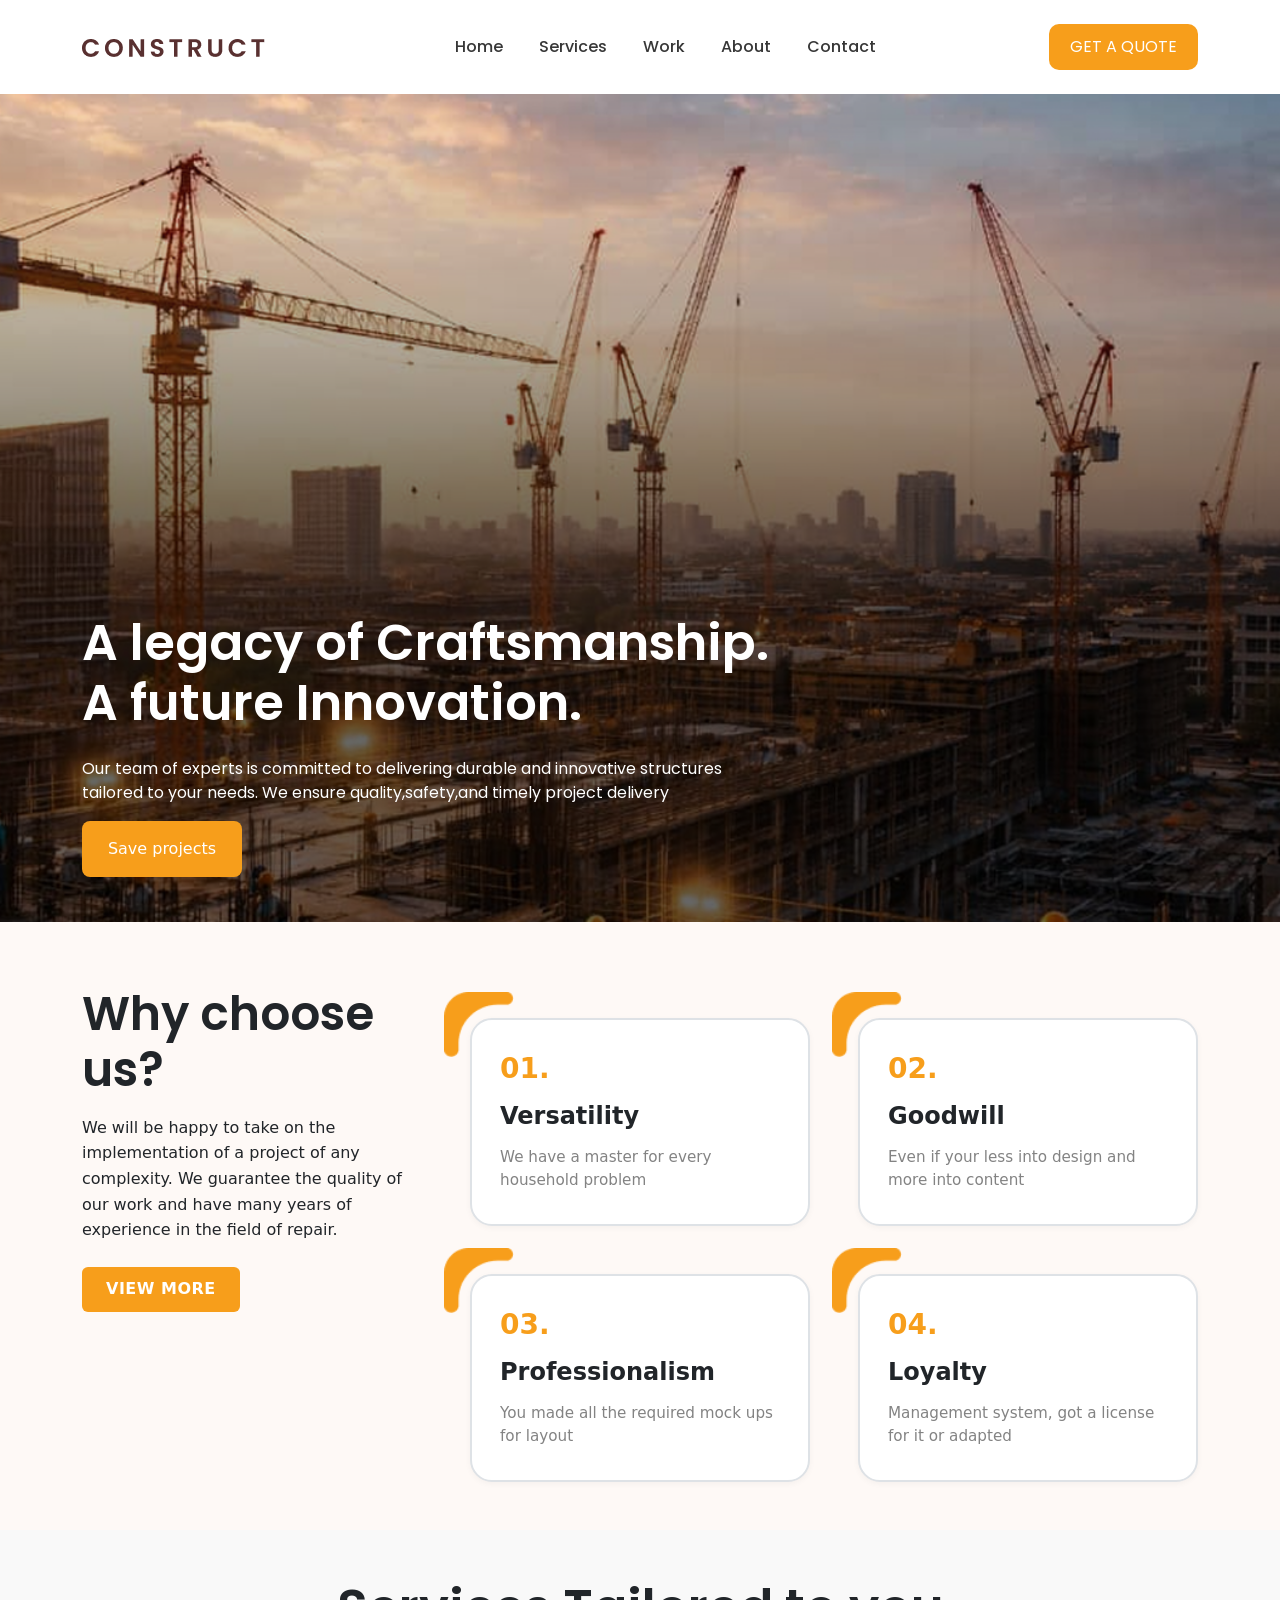
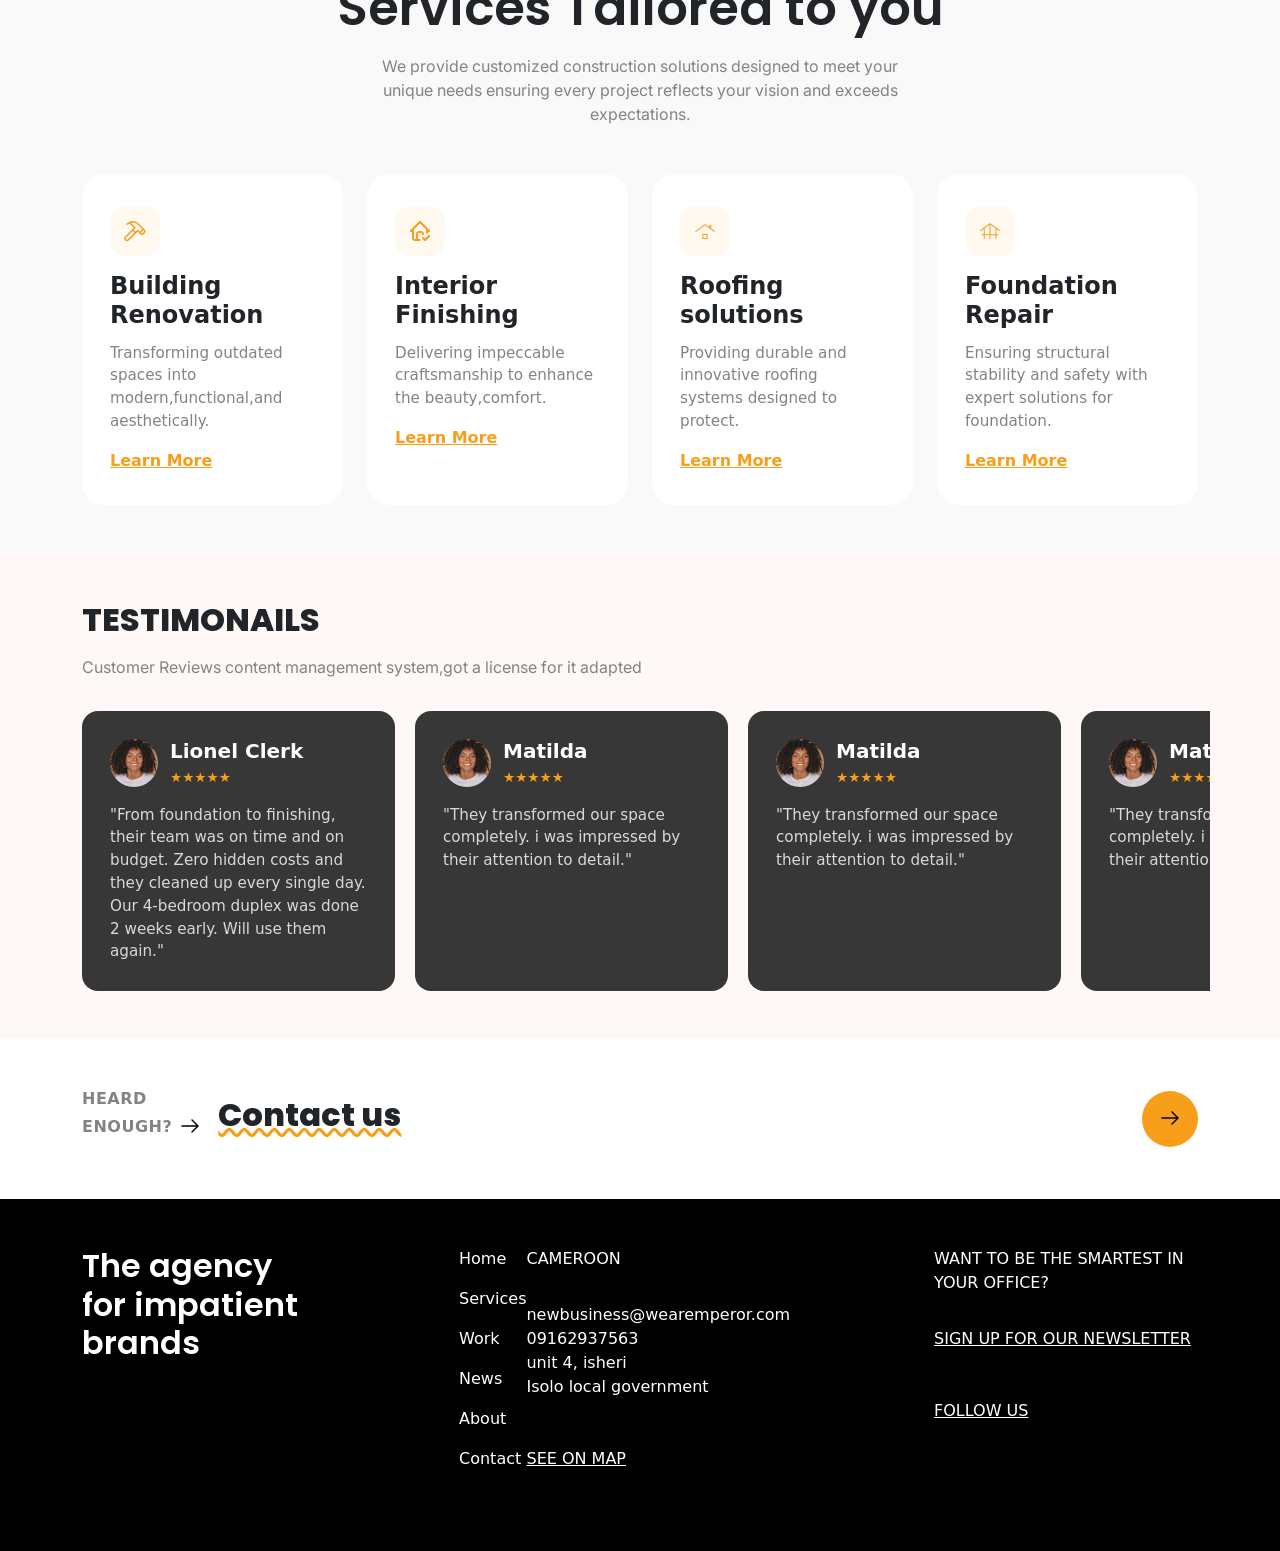
<file: index.html>
<!doctype html>
<html lang="en">
  <head>
    <meta charset="UTF-8" />
    <meta name="viewport" content="width=device-width, initial-scale=1.0" />
    <link
      href="https://cdn.jsdelivr.net/npm/bootstrap@5.3.8/dist/css/bootstrap.min.css"
      rel="stylesheet"
      integrity="sha384-sRIl4kxILFvY47J16cr9ZwB07vP4J8+LH7qKQnuqkuIAvNWLzeN8tE5YBujZqJLB"
      crossorigin="anonymous"
    />
    <link rel="stylesheet" href="style.css" />
    <title>Construct</title>
  </head>
  <body>
    <!-- nav -->
    <nav class="navbar navbar-expand-lg py-4">
      <div class="container">
        <a class="navbar-brand" href="index.html">
          <img src="assests/CONSTRUCT.png" alt="nav logo" />
        </a>

        <button
          class="navbar-toggler"
          type="button"
          data-bs-toggle="collapse"
          data-bs-target="#navbarSupportedContent"
        >
          <span class="navbar-toggler-icon"></span>
        </button>

        <div class="collapse navbar-collapse" id="navbarSupportedContent">
          <ul class="navbar-nav mx-auto">
            <li class="nav-item">
              <a class="nav-link" href="index.html">Home</a>
            </li>
            <li class="nav-item">
              <a class="nav-link" href="services.html">Services</a>
            </li>
            <li class="nav-item">
              <a class="nav-link" href="work.html">Work</a>
            </li>
            <li class="nav-item">
              <a class="nav-link" href="about.html">About</a>
            </li>
            <li class="nav-item">
              <a class="nav-link" href="contact.html">Contact</a>
            </li>
          </ul>

          <button class="sign-up-btn">GET A QUOTE</button>
        </div>
      </div>
    </nav>

    <!-- header -->

    <header>
      <section class="header-section-1">
        <div class="container">
          <h2>
            A legacy of Craftsmanship.
            <br />
            A future Innovation.
          </h2>
          <p>
            Our team of experts is committed to delivering durable and
            innovative structures tailored to your needs. We ensure
            quality,safety,and timely project delivery
          </p>
          <button>Save projects</button>
        </div>
      </section>
    </header>
    <!-- Main -->
    <main>
      <section class="why-choose py-5">
        <div class="container">
          <div class="row g-md-5">
            <!-- Intro -->
            <div class="col-lg-4 pt-3">
              <h2 class="why-title">Why choose us?</h2>
              <p class="why-text">
                We will be happy to take on the implementation of a project of
                any complexity. We guarantee the quality of our work and have
                many years of experience in the field of repair.
              </p>
              <button class="btn view-more-btn">VIEW MORE</button>
            </div>

            <!-- Cards 2x2 -->
            <div class="col-lg-8 pt-5">
              <div class="row g-4 g-md-5">
                <div class="col-md-6">
                  <div class="feature-card border border-2">
                    <img
                      src="assests/Rectangle 10 (1).png"
                      alt=""
                      class="card-hook"
                    />
                    <h3 class="card-number">01.</h3>
                    <h4 class="card-title">Versatility</h4>
                    <p class="card-text">
                      We have a master for every household problem
                    </p>
                  </div>
                </div>

                <div class="col-md-6">
                  <div class="feature-card border border-2">
                    <img
                      src="assests/Rectangle 10 (1).png"
                      alt=""
                      class="card-hook"
                    />
                    <h3 class="card-number">02.</h3>
                    <h4 class="card-title">Goodwill</h4>
                    <p class="card-text">
                      Even if your less into design and more into content
                    </p>
                  </div>
                </div>

                <div class="col-md-6">
                  <div class="feature-card border border-2">
                    <img
                      src="assests/Rectangle 10 (1).png"
                      alt=""
                      class="card-hook"
                    />
                    <h3 class="card-number">03.</h3>
                    <h4 class="card-title">Professionalism</h4>
                    <p class="card-text">
                      You made all the required mock ups for layout
                    </p>
                  </div>
                </div>

                <div class="col-md-6">
                  <div class="feature-card border border-2">
                    <img
                      src="assests/Rectangle 10 (1).png"
                      alt=""
                      class="card-hook"
                    />
                    <h3 class="card-number">04.</h3>
                    <h4 class="card-title">Loyalty</h4>
                    <p class="card-text">
                      Management system, got a license for it or adapted
                    </p>
                  </div>
                </div>
              </div>
            </div>
          </div>
        </div>
      </section>

      <!-- Services -->
      <section class="services-section py-5">
        <div class="container text-center">
          <h2 class="services-title">Services Tailored to you</h2>
          <p class="services-text mx-auto">
            We provide customized construction solutions designed to meet your
            unique needs ensuring every project reflects your vision and exceeds
            expectations.
          </p>

          <div class="row g-4 mt-4">
            <div class="col-md-6 col-lg-3">
              <div class="service-card">
                <img src="assests/Frame 124.png" alt="" />
                <h4 class="service-title">Building Renovation</h4>
                <p class="service-text">
                  Transforming outdated spaces into modern,functional,and
                  aesthetically.
                </p>
                <a href="#" class="learn-more">Learn More</a>
              </div>
            </div>

            <div class="col-md-6 col-lg-3">
              <div class="service-card">
                <img src="assests/Frame 124 (1).png" alt="" />
                <h4 class="service-title">Interior Finishing</h4>
                <p class="service-text">
                  Delivering impeccable craftsmanship to enhance the
                  beauty,comfort.
                </p>
                <a href="#" class="learn-more">Learn More</a>
              </div>
            </div>

            <div class="col-md-6 col-lg-3">
              <div class="service-card">
                <img src="assests/Frame 124 (2).png" alt="" />
                <h4 class="service-title">Roofing solutions</h4>
                <p class="service-text">
                  Providing durable and innovative roofing systems designed to
                  protect.
                </p>
                <a href="#" class="learn-more">Learn More</a>
              </div>
            </div>

            <div class="col-md-6 col-lg-3">
              <div class="service-card">
                <img src="assests/Frame 124 (3).png" alt="" />
                <h4 class="service-title">Foundation Repair</h4>
                <p class="service-text">
                  Ensuring structural stability and safety with expert solutions
                  for foundation.
                </p>
                <a href="#" class="learn-more">Learn More</a>
              </div>
            </div>
          </div>
        </div>
      </section>

      <!-- Testimonials -->
      <section class="testimonials-section py-5">
        <div class="container">
          <h2 class="testimonials-title">TESTIMONAILS</h2>
          <p class="testimonials-text">
            Customer Reviews content management system,got a license for it
            adapted
          </p>

          <div class="row flex-nowrap testimonials-row gap-5">
            <!-- Card 1 -->
            <div class="col-md-3">
              <div class="testimonial-card">
                <div class="testimonial-header">
                  <img
                    src="assests/Frame 124 (4).png"
                    alt=""
                    class="testimonial-avatar"
                  />
                  <div>
                    <h5 class="testimonial-name">Lionel Clerk</h5>
                    <div class="testimonial-stars">★★★★★</div>
                  </div>
                </div>
                <p class="testimonial-text">
                  "From foundation to finishing, their team was on time and on
                  budget. Zero hidden costs and they cleaned up every single
                  day. Our 4-bedroom duplex was done 2 weeks early. Will use
                  them again."
                </p>
              </div>
            </div>
            <!-- Card 2 -->
            <div class="col-md-3">
              <div class="testimonial-card">
                <div class="testimonial-header">
                  <img
                    src="assests/Frame 124 (4).png"
                    alt=""
                    class="testimonial-avatar"
                  />
                  <div>
                    <h5 class="testimonial-name">Matilda</h5>
                    <div class="testimonial-stars">★★★★★</div>
                  </div>
                </div>
                <p class="testimonial-text">
                  "They transformed our space completely. i was impressed by
                  their attention to detail."
                </p>
              </div>
            </div>
            <!-- Card 3 -->
            <div class="col-md-3">
              <div class="testimonial-card">
                <div class="testimonial-header">
                  <img
                    src="assests/Frame 124 (4).png"
                    alt=""
                    class="testimonial-avatar"
                  />
                  <div>
                    <h5 class="testimonial-name">Matilda</h5>
                    <div class="testimonial-stars">★★★★★</div>
                  </div>
                </div>
                <p class="testimonial-text">
                  "They transformed our space completely. i was impressed by
                  their attention to detail."
                </p>
              </div>
            </div>
            <!-- Card 4 -->
            <div class="col-md-3">
              <div class="testimonial-card">
                <div class="testimonial-header">
                  <img
                    src="assests/Frame 124 (4).png"
                    alt=""
                    class="testimonial-avatar"
                  />
                  <div>
                    <h5 class="testimonial-name">Matilda</h5>
                    <div class="testimonial-stars">★★★★★</div>
                  </div>
                </div>
                <p class="testimonial-text">
                  "They transformed our space completely. i was impressed by
                  their attention to detail."
                </p>
              </div>
            </div>
          </div>
        </div>
      </section>

      <!-- Contact us -->
      <section class="contact-us-section py-5">
        <div
          class="container d-flex justify-content-between align-items-center"
        >
          <div class="d-flex cta-div">
            <p class="heard-enough">
              HEARD <br />
              ENOUGH? <img src="assests/si_hammer-line.png" alt="" />
            </p>

            <h2 class="contact-title">Contact us</h2>
          </div>
          <div class="d-flex align-items-center">
            <a href="#" class="contact-arrow-btn"
              ><img src="assests/si_hammer-line.png" alt=""
            /></a>
          </div>
        </div>
      </section>
    </main>

    <footer>
<div class="footer-div container d-flex py-5">
  <div class="div-5">
  <div class="div-1">
  <h3>The agency for impatient brands</h3>    
  </div>

<div class="div-2">
  <p>Home</p>
  <p>Services</p>
  <p>Work</p>
  <p>News</p>
  <p>About</p>
  <p>Contact</p>
</div>
  </div>
<div class="div-6">
<div class="div-3">

<p>CAMEROON</p>
<p id="p-1">newbusiness@wearemperor.com <br>
09162937563 <br>
unit 4, isheri <br>
Isolo local government</p>
<p class="footer-p">SEE ON MAP</p>
</div>

<div class="div-4">
<p>WANT TO BE THE SMARTEST IN YOUR OFFICE?</p>
<p class="footer-p">SIGN UP FOR OUR NEWSLETTER</p>
<p class="footer-p">FOLLOW US</p>
</div>
</div>


</div>

    </footer>

    <script
      src="https://cdn.jsdelivr.net/npm/bootstrap@5.3.8/dist/js/bootstrap.bundle.min.js"
      integrity="sha384-FKyoEForCGlyvwx9Hj09JcYn3nv7wiPVlz7YYwJrWVcXK/BmnVDxM+D2scQbITxI"
      crossorigin="anonymous"
    ></script>
  </body>
</html>
</file>
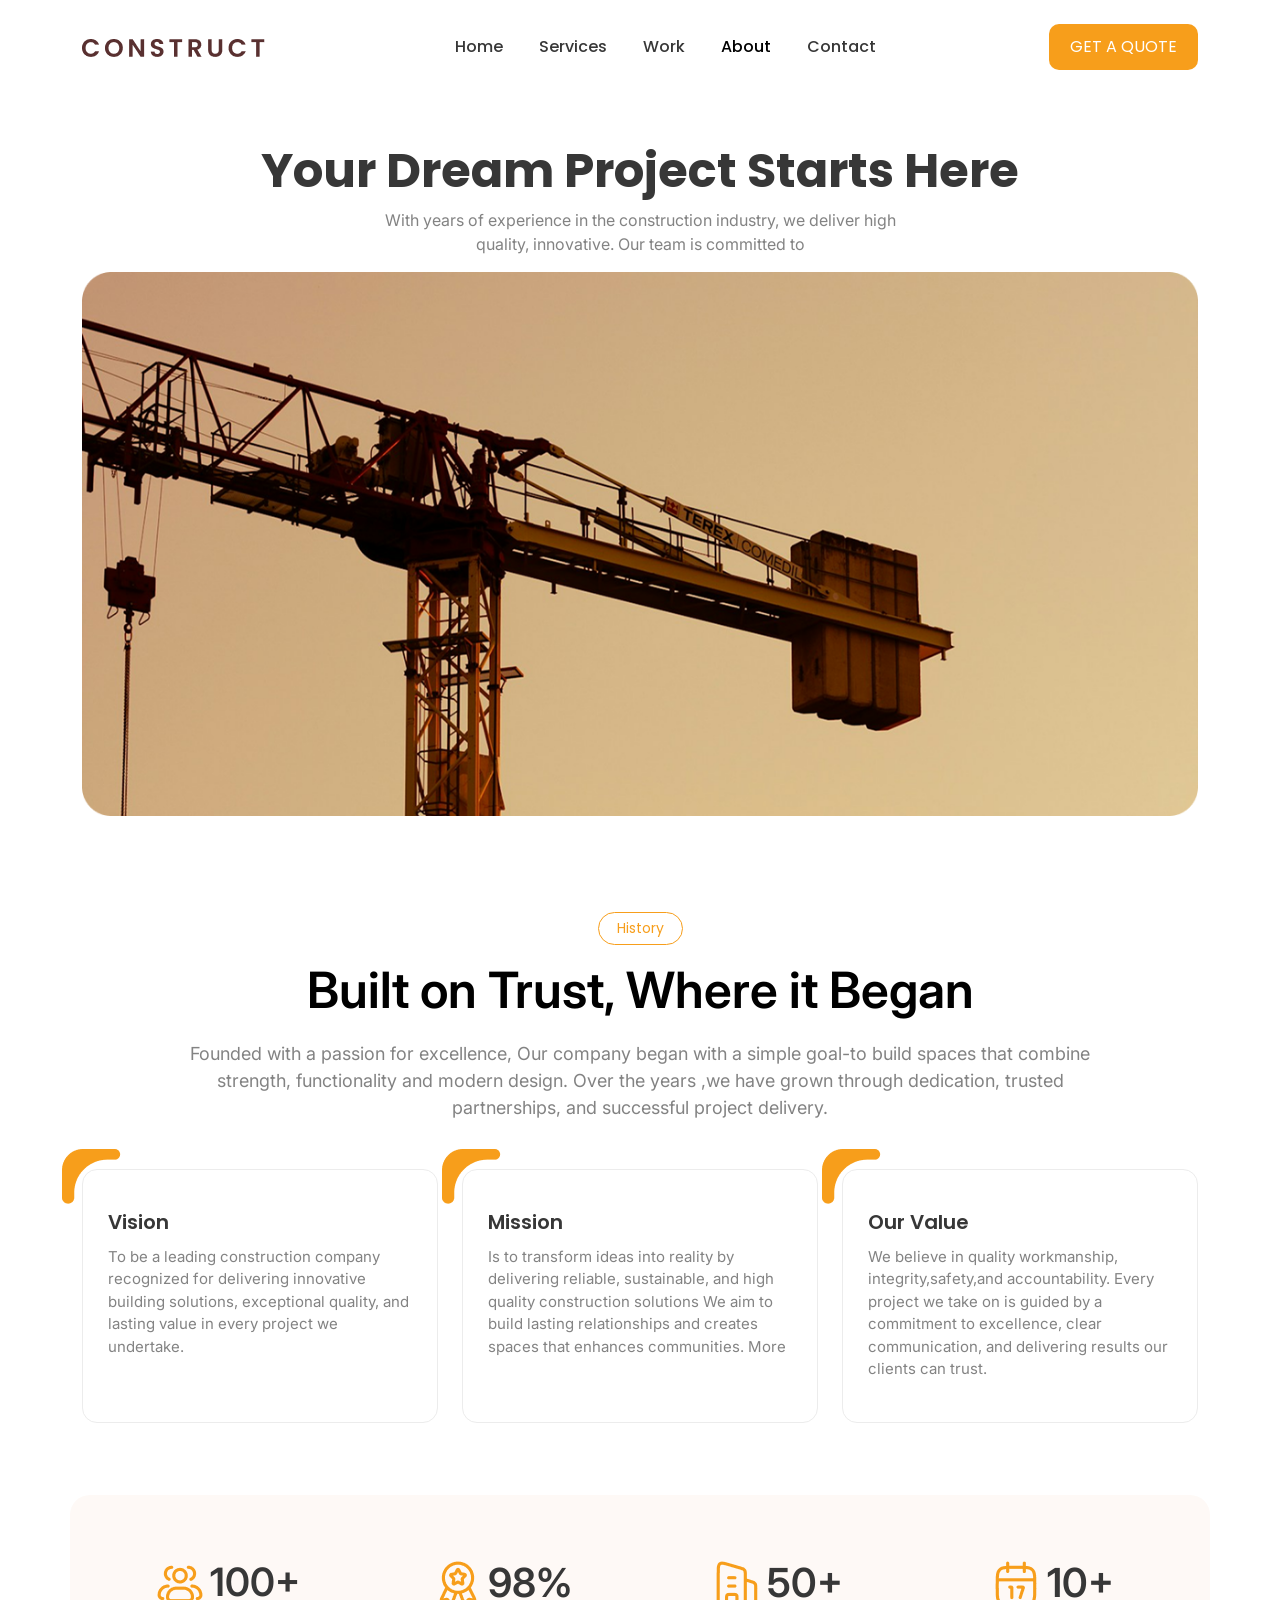
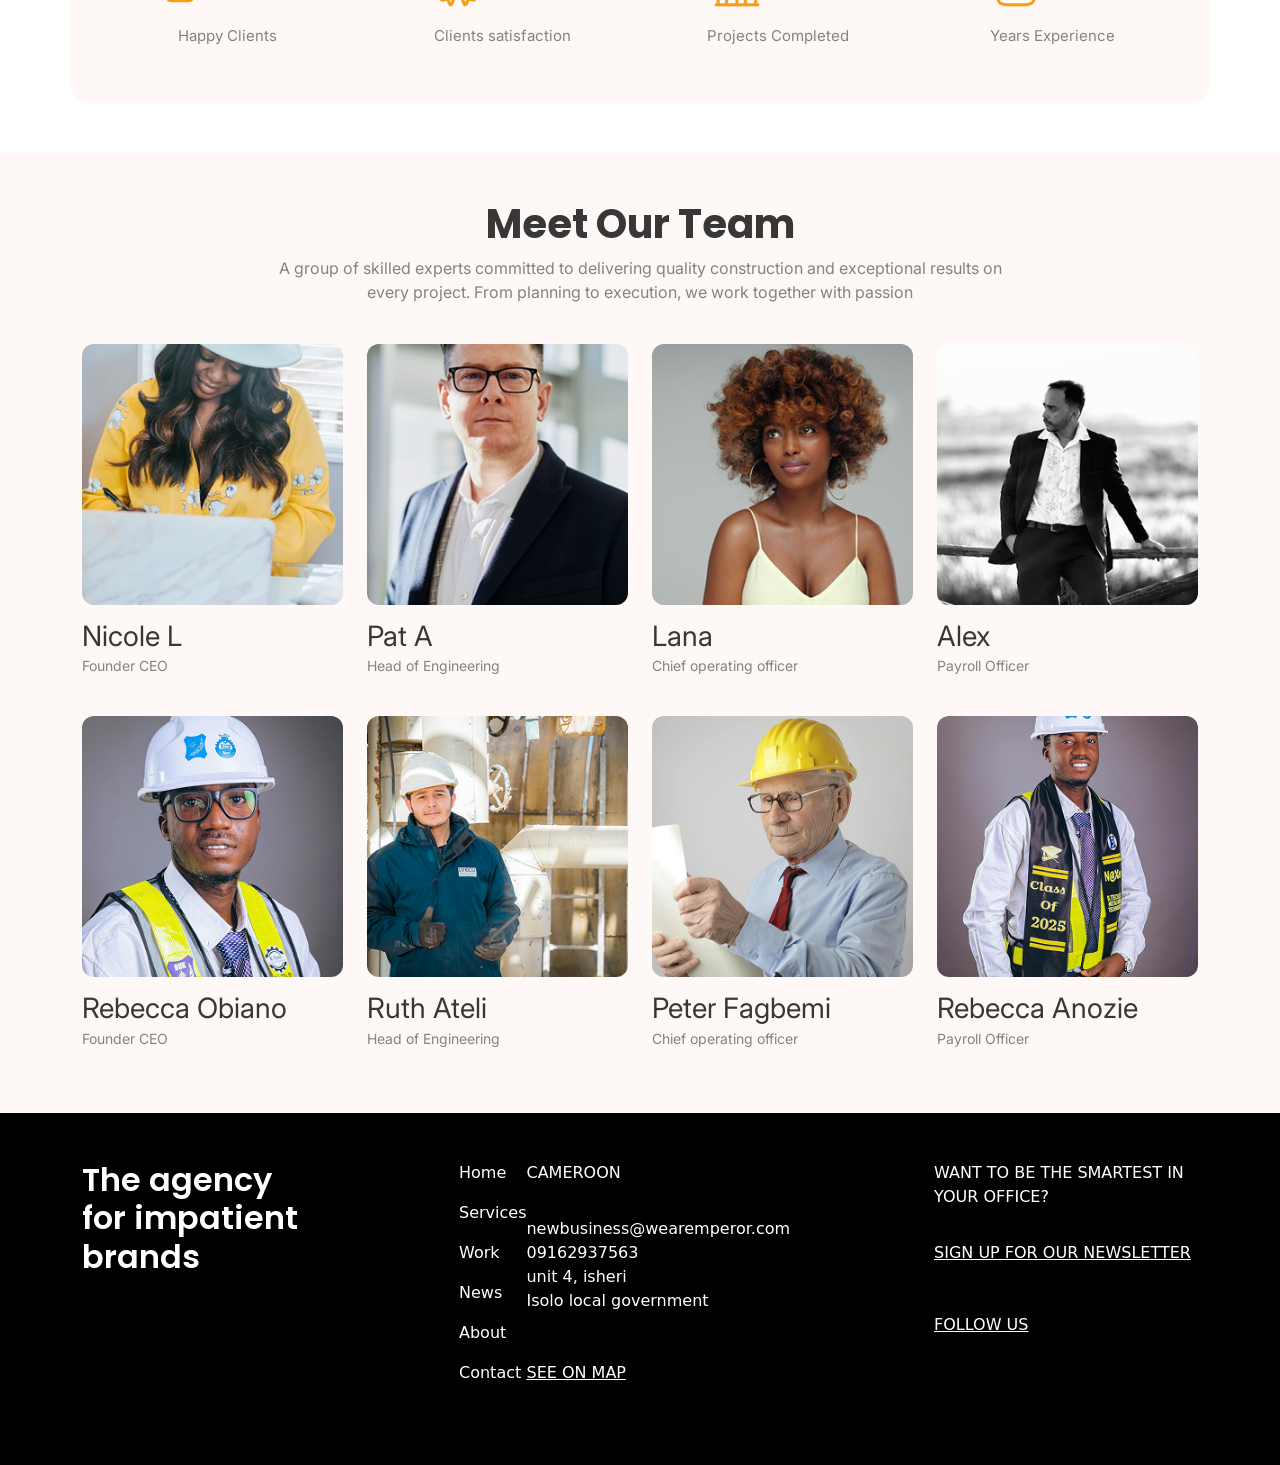
<file: about.html>
<!doctype html>
<html lang="en">
  <head>
    <meta charset="UTF-8" />
    <meta name="viewport" content="width=device-width, initial-scale=1.0" />
    <title>About</title>
    <link
      href="https://cdn.jsdelivr.net/npm/bootstrap@5.3.8/dist/css/bootstrap.min.css"
      rel="stylesheet"
      integrity="sha384-sRIl4kxILFvY47J16cr9ZwB07vP4J8+LH7qKQnuqkuIAvNWLzeN8tE5YBujZqJLB"
      crossorigin="anonymous"
    />
    <link rel="stylesheet" href="about.css" />
  </head>
  <body>
    <!-- nav -->
    <nav class="navbar navbar-expand-lg py-4">
      <div class="container">
        <a class="navbar-brand" href="index.html">
          <img src="assests/CONSTRUCT.png" alt="nav logo" />
        </a>

        <button
          class="navbar-toggler"
          type="button"
          data-bs-toggle="collapse"
          data-bs-target="#navbarSupportedContent"
        >
          <span class="navbar-toggler-icon"></span>
        </button>

        <div class="collapse navbar-collapse" id="navbarSupportedContent">
          <ul class="navbar-nav mx-auto">
            <li class="nav-item">
              <a class="nav-link" href="index.html">Home</a>
            </li>
            <li class="nav-item">
              <a class="nav-link" href="services.html">Services</a>
            </li>
            <li class="nav-item"><a class="nav-link" href="work.html">Work</a></li>
            <li class="nav-item">
              <a class="nav-link active" href="about.html">About</a>
            </li>
            <li class="nav-item">
              <a class="nav-link" href="contact.html">Contact</a>
            </li>
          </ul>

          <button class="sign-up-btn">GET A QUOTE</button>
        </div>
      </div>
    </nav>

    <!-- header -->
    <header>
      <section class="about-header-section py-5">
        <div class="container text-center">
          <h1 class="about-hero-title">Your Dream Project Starts Here</h1>
          <p class="about-hero-text mx-auto">
            With years of experience in the construction industry, we deliver
            high quality, innovative. Our team is committed to
          </p>
        </div>

        <div class="container">
          <img
            src="assests/Component 15.png"
            alt="construction crane"
            class="about-hero-img"
          />
        </div>
      </section>
    </header>

    <!-- Main -->
    <main>
      <!-- History -->
      <section class="history-section py-5">
        <div class="container text-center">
          <span class="history-badge">History</span>
          <h2 class="history-title">Built on Trust, Where it Began</h2>
          <p class="history-text mx-auto">
            Founded with a passion for excellence, Our company began with a
            simple goal-to build spaces that combine strength, functionality and
            modern design. Over the years ,we have grown through dedication,
            trusted partnerships, and successful project delivery.
          </p>

          <div class="row g-4 mt-4 history-div">
            <div class="col-md-4 history-div">
              <img src="assests/Rectangle 10 (2).png" alt="img" />
              <div class="value-card">
                <span class="corner-accent"></span>
                <h4 class="value-card-title">Vision</h4>
                <p class="value-card-text">
                  To be a leading construction company recognized for delivering
                  innovative building solutions, exceptional quality, and
                  lasting value in every project we undertake.
                </p>
              </div>
            </div>

            <div class="col-md-4 history-div">
              <img src="assests/Rectangle 10 (2).png" alt="img" />
              <div class="value-card">
                <span class="corner-accent"></span>
                <h4 class="value-card-title">Mission</h4>
                <p class="value-card-text">
                  Is to transform ideas into reality by delivering reliable,
                  sustainable, and high quality construction solutions We aim to
                  build lasting relationships and creates spaces that enhances
                  communities. More
                </p>
              </div>
            </div>

            <div class="col-md-4 history-div">
              <img src="assests/Rectangle 10 (2).png" alt="img" />
              <div class="value-card">
                <span class="corner-accent"></span>
                <h4 class="value-card-title">Our Value</h4>
                <p class="value-card-text">
                  We believe in quality workmanship, integrity,safety,and
                  accountability. Every project we take on is guided by a
                  commitment to excellence, clear communication, and delivering
                  results our clients can trust.
                </p>
              </div>
            </div>
          </div>
        </div>
      </section>

      <!-- Stats -->
      <section class="stats-section py-5">
        <div class="container">
          <div class="stats-box row text-center g-4">
            <div class="col-6 col-md-3 stats-item">
              <img src="assests/user-group-03.png" alt="" class="stats-icon" />
              <h3 class="stats-number" id="stats-h3">100+</h3>
              <p class="stats-label">Happy Clients</p>
            </div>
            <div class="col-6 col-md-3 stats-item">
              <img src="assests/star-award-01.png" alt="" class="stats-icon" />
              <h3 class="stats-number">98%</h3>
              <p class="stats-label">Clients satisfaction</p>
            </div>
            <div class="col-6 col-md-3 stats-item">
              <img src="assests/building-03.png" alt="" class="stats-icon" />
              <h3 class="stats-number">50+</h3>
              <p class="stats-label">Projects Completed</p>
            </div>
            <div class="col-6 col-md-3 stats-item">
              <img src="assests/calendar-01.png" alt="" class="stats-icon" />
              <h3 class="stats-number">10+</h3>
              <p class="stats-label">Years Experience</p>
            </div>
          </div>
        </div>
      </section>

      <!-- Meet Our Team -->
      <section class="team-section py-5">
        <div class="container text-center">
          <h2 class="team-title">Meet Our Team</h2>
          <p class="team-text mx-auto">
            A group of skilled experts committed to delivering quality
            construction and exceptional results on every project. From planning
            to execution, we work together with passion
          </p>

          <div class="row g-4 mt-3">
            <div class="col-6 col-md-3">
              <div class="team-card">
                <img
                  src="assests/Frame 277.png"
                  alt="Nicole L"
                  class="team-img"
                />
                <h5 class="team-name">Nicole L</h5>
                <p class="team-role">Founder CEO</p>
              </div>
            </div>
            <div class="col-6 col-md-3">
              <div class="team-card">
                <img
                  src="assests/Frame 277 (1).png"
                  alt="Pat A"
                  class="team-img"
                />
                <h5 class="team-name">Pat A</h5>
                <p class="team-role">Head of Engineering</p>
              </div>
            </div>
            <div class="col-6 col-md-3">
              <div class="team-card">
                <img
                  src="assests/Frame 277 (2).png"
                  alt="Lana"
                  class="team-img"
                />
                <h5 class="team-name">Lana</h5>
                <p class="team-role">Chief operating officer</p>
              </div>
            </div>
            <div class="col-6 col-md-3">
              <div class="team-card">
                <img
                  src="assests/Frame 277 (3).png"
                  alt="Alex"
                  class="team-img"
                />
                <h5 class="team-name">Alex</h5>
                <p class="team-role">Payroll Officer</p>
              </div>
            </div>

            <div class="col-6 col-md-3">
              <div class="team-card">
                <img
                  src="assests/Frame 277 (4).png"
                  alt="Rebecca Obiano"
                  class="team-img"
                />
                <h5 class="team-name">Rebecca Obiano</h5>
                <p class="team-role">Founder CEO</p>
              </div>
            </div>
            <div class="col-6 col-md-3">
              <div class="team-card">
                <img
                  src="assests/Frame 277 (5).png"
                  alt="Ruth Ateli"
                  class="team-img"
                />
                <h5 class="team-name">Ruth Ateli</h5>
                <p class="team-role">Head of Engineering</p>
              </div>
            </div>
            <div class="col-6 col-md-3">
              <div class="team-card">
                <img
                  src="assests/Frame 277 (6).png"
                  alt="Peter Fagbemi"
                  class="team-img"
                />
                <h5 class="team-name">Peter Fagbemi</h5>
                <p class="team-role">Chief operating officer</p>
              </div>
            </div>
            <div class="col-6 col-md-3">
              <div class="team-card">
                <img
                  src="assests/Frame 277 (7).png"
                  alt="Rebecca Anozie"
                  class="team-img"
                />
                <h5 class="team-name">Rebecca Anozie</h5>
                <p class="team-role">Payroll Officer</p>
              </div>
            </div>
          </div>
        </div>
      </section>
    </main>
    <footer>
<div class="footer-div container d-flex py-5">
  <div class="div-5">
  <div class="div-1">
  <h3>The agency for impatient brands</h3>    
  </div>

<div class="div-2">
  <p>Home</p>
  <p>Services</p>
  <p>Work</p>
  <p>News</p>
  <p>About</p>
  <p>Contact</p>
</div>
  </div>
<div class="div-6">
<div class="div-3">

<p>CAMEROON</p>
<p id="p-1">newbusiness@wearemperor.com <br>
09162937563 <br>
unit 4, isheri <br>
Isolo local government</p>
<p class="footer-p">SEE ON MAP</p>
</div>

<div class="div-4">
<p>WANT TO BE THE SMARTEST IN YOUR OFFICE?</p>
<p class="footer-p">SIGN UP FOR OUR NEWSLETTER</p>
<p class="footer-p">FOLLOW US</p>
</div>
</div>


</div>

    </footer>
    <script
      src="https://cdn.jsdelivr.net/npm/bootstrap@5.3.8/dist/js/bootstrap.bundle.min.js"
      integrity="sha384-FKyoEForCGlyvwx9Hj09JcYn3nv7wiPVlz7YYwJrWVcXK/BmnVDxM+D2scQbITxI"
      crossorigin="anonymous"
    ></script>
  </body>
</html>
</file>
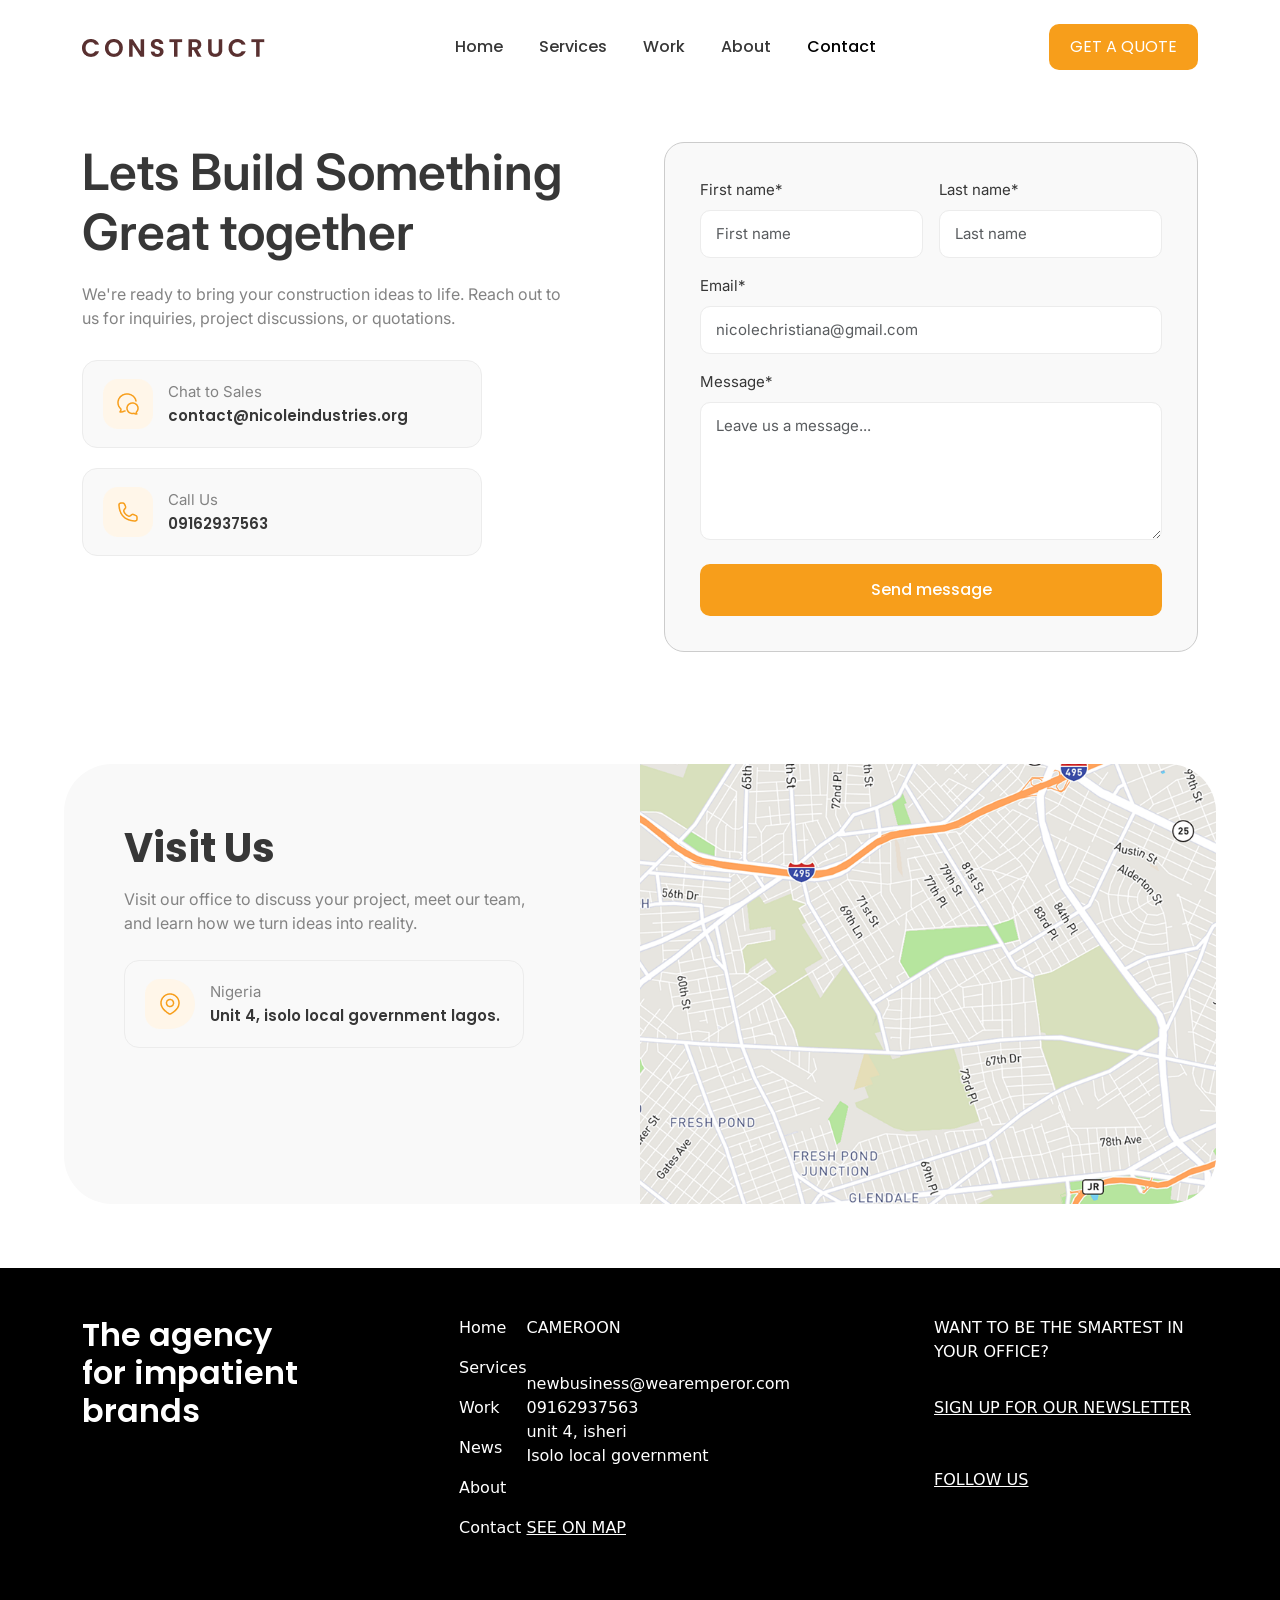
<file: contact.html>
<!DOCTYPE html>
<html lang="en">
<head>
    <meta charset="UTF-8">
    <meta name="viewport" content="width=device-width, initial-scale=1.0">
    <title>Contact</title>
        <link
      href="https://cdn.jsdelivr.net/npm/bootstrap@5.3.8/dist/css/bootstrap.min.css"
      rel="stylesheet"
      integrity="sha384-sRIl4kxILFvY47J16cr9ZwB07vP4J8+LH7qKQnuqkuIAvNWLzeN8tE5YBujZqJLB"
      crossorigin="anonymous"
    />
    <link rel="stylesheet" href="contact.css" />
</head>
<body>
        <!-- nav -->
    <nav class="navbar navbar-expand-lg py-4">
      <div class="container">
        <a class="navbar-brand" href="index.html">
          <img src="assests/CONSTRUCT.png" alt="nav logo" />
        </a>

        <button
          class="navbar-toggler"
          type="button"
          data-bs-toggle="collapse"
          data-bs-target="#navbarSupportedContent"
        >
          <span class="navbar-toggler-icon"></span>
        </button>

        <div class="collapse navbar-collapse" id="navbarSupportedContent">
          <ul class="navbar-nav mx-auto">
            <li class="nav-item">
              <a class="nav-link" href="index.html">Home</a>
            </li>
            <li class="nav-item">
              <a class="nav-link" href="services.html">Services</a>
            </li>
            <li class="nav-item"><a class="nav-link" href="work.html">Work</a></li>
            <li class="nav-item">
              <a class="nav-link" href="about.html">About</a>
            </li>
            <li class="nav-item"><a class="nav-link active" href="contact.html">Contact</a></li>
          </ul>

          <button class="sign-up-btn">GET A QUOTE</button>
        </div>
      </div>
    </nav>

<!-- Main -->
    <main>

      <!-- Contact hero -->
      <section class="contact-hero-section py-5">
        <div class="container">
          <div class="row g-5">

            <!-- Left: intro + info cards -->
            <div class="col-lg-6">
              <h1 class="contact-hero-title">Lets Build Something Great together</h1>
              <p class="contact-hero-text">
                We're ready to bring your construction ideas to life. Reach
                out to us for inquiries, project discussions, or quotations.
              </p>

              <div class="contact-info-card">
                  <img src="assests/Frame 124 (6).png" alt="" />
                <div>
                  <p class="contact-info-label">Chat to Sales</p>
                  <p class="contact-info-value">contact@nicoleindustries.org</p>
                </div>
              </div>

              <div class="contact-info-card">
                  <img src="assests/Frame 124 (5).png" alt="" />
                <div>
                  <p class="contact-info-label">Call Us</p>
                  <p class="contact-info-value">09162937563</p>
                </div>
              </div>
            </div>

            <!-- Right (form) -->
            <div class="col-lg-6">
              <form class="contact-form">
                <div class="row g-3">
                  <div class="col-md-6">
                    <label class="form-label" for="first-name">First name*</label>
                    <input
                      type="text"
                      class="form-control"
                      id="first-name"
                      placeholder="First name"
                      required
                    />
                  </div>
                  <div class="col-md-6">
                    <label class="form-label" for="last-name">Last name*</label>
                    <input
                      type="text"
                      class="form-control"
                      id="last-name"
                      placeholder="Last name"
                      required
                    />
                  </div>
                </div>

                <div class="mt-3">
                  <label class="form-label" for="email">Email*</label>
                  <input
                    type="email"
                    class="form-control"
                    id="email"
                    placeholder="nicolechristiana@gmail.com"
                    required
                  />
                </div>

                <div class="mt-3">
                  <label class="form-label" for="message">Message*</label>
                  <textarea
                    class="form-control"
                    id="message"
                    rows="5"
                    placeholder="Leave us a message..."
                  ></textarea>
                </div>

                <button type="submit" class="send-message-btn mt-4">Send message</button>
              </form>
            </div>

          </div>
        </div>
      </section>

      <!-- Visit us -->
      <section class="visit-us-section">
        <div class="row g-0 visit-us-1">
          <div class="col-lg-6">
            <div class="visit-us-content">
              <h2 class="visit-us-title">Visit Us</h2>
              <p class="visit-us-text">
                Visit our office to discuss your project, meet our
                team, and learn how we turn ideas into reality.
              </p>

              <div class="contact-info-card">
                  <img src="assests/Frame 125.png" alt="" />
                <div>
                  <p class="contact-info-label">Nigeria</p>
                  <p class="contact-info-value">Unit 4, isolo local government lagos.</p>
                </div>
              </div>
            </div>
          </div>

          <div class="col-lg-6 visit-us-2   ">
<img src="assests/Basemap image.png" alt="">
          </div>
        </div>
      </section>

    </main>
<footer>
<div class="footer-div container d-flex py-5">
  <div class="div-5">
  <div class="div-1">
  <h3>The agency for impatient brands</h3>    
  </div>

<div class="div-2">
  <p>Home</p>
  <p>Services</p>
  <p>Work</p>
  <p>News</p>
  <p>About</p>
  <p>Contact</p>
</div>
  </div>
<div class="div-6">
<div class="div-3">

<p>CAMEROON</p>
<p id="p-1">newbusiness@wearemperor.com <br>
09162937563 <br>
unit 4, isheri <br>
Isolo local government</p>
<p class="footer-p">SEE ON MAP</p>
</div>

<div class="div-4">
<p>WANT TO BE THE SMARTEST IN YOUR OFFICE?</p>
<p class="footer-p">SIGN UP FOR OUR NEWSLETTER</p>
<p class="footer-p">FOLLOW US</p>
</div>
</div>


</div>

    </footer>
    <script
      src="https://cdn.jsdelivr.net/npm/bootstrap@5.3.8/dist/js/bootstrap.bundle.min.js"
      integrity="sha384-FKyoEForCGlyvwx9Hj09JcYn3nv7wiPVlz7YYwJrWVcXK/BmnVDxM+D2scQbITxI"
      crossorigin="anonymous"
    ></script>
</body>
</html>
</file>
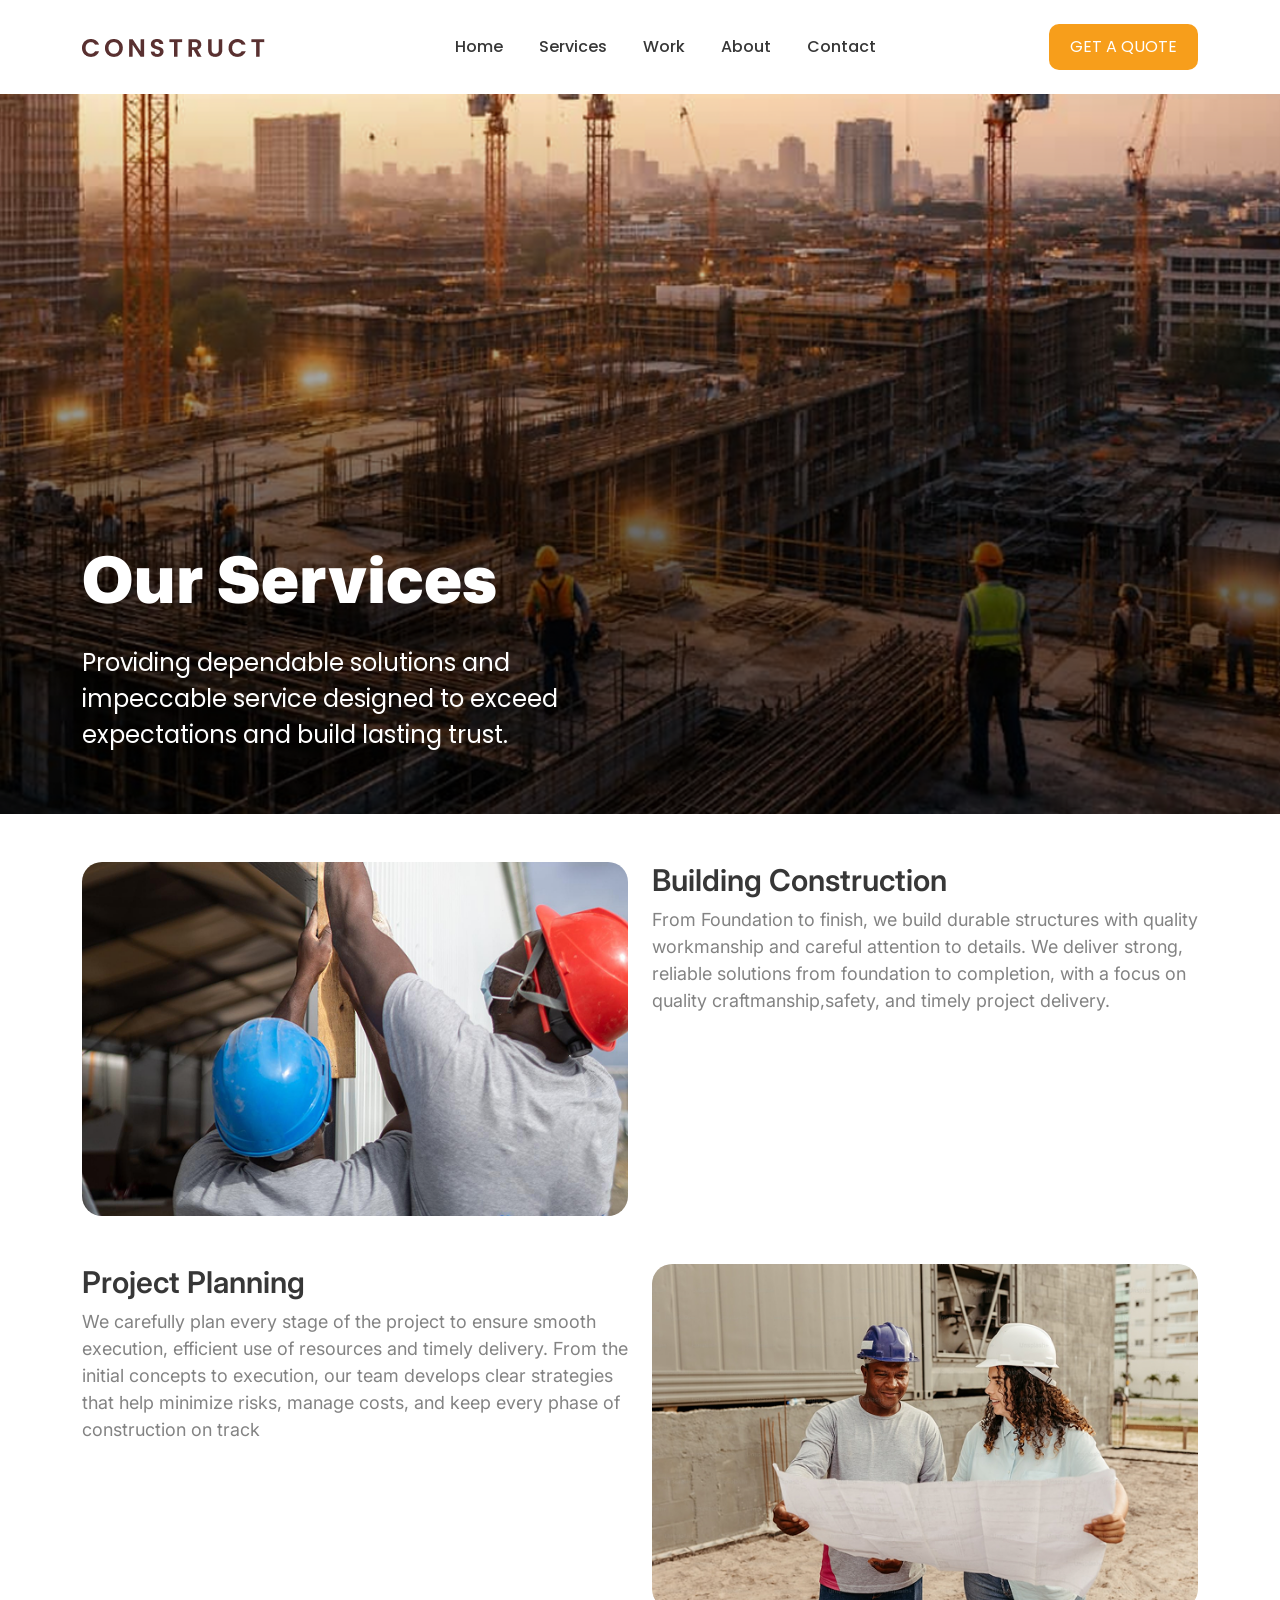
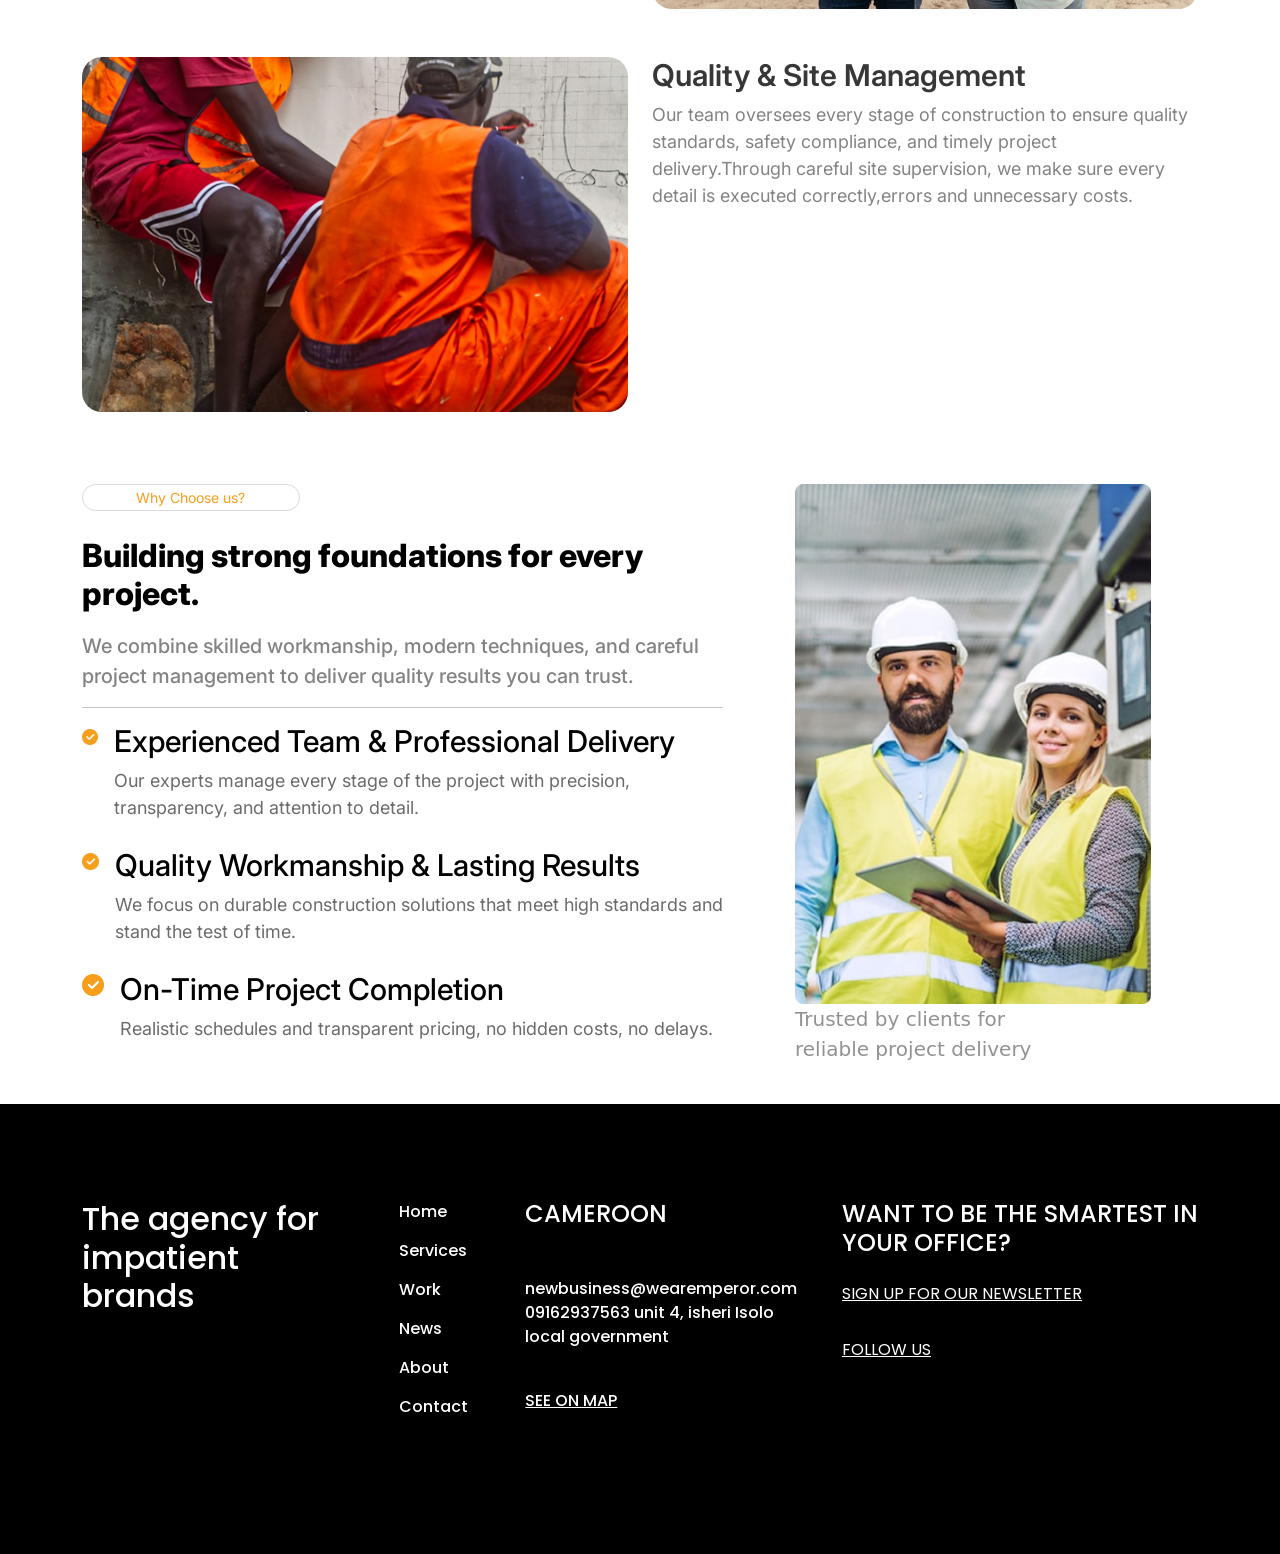
<file: services.html>
<!doctype html>
<html lang="en">
  <head>
    <meta charset="UTF-8" />
    <meta name="viewport" content="width=device-width, initial-scale=1.0" />
    <link
      href="https://cdn.jsdelivr.net/npm/bootstrap@5.3.8/dist/css/bootstrap.min.css"
      rel="stylesheet"
      integrity="sha384-sRIl4kxILFvY47J16cr9ZwB07vP4J8+LH7qKQnuqkuIAvNWLzeN8tE5YBujZqJLB"
      crossorigin="anonymous"
    />
    <link rel="stylesheet" href="services.css" />
    <title>services || page</title>
  </head>
  <body>
    <!-- nav -->
    <nav class="navbar navbar-expand-lg py-4">
      <div class="container">
        <a class="navbar-brand" href="index.html">
          <img src="assests/CONSTRUCT.png" alt="nav logo" />
        </a>

        <button
          class="navbar-toggler"
          type="button"
          data-bs-toggle="collapse"
          data-bs-target="#navbarSupportedContent"
        >
          <span class="navbar-toggler-icon"></span>
        </button>

        <div class="collapse navbar-collapse" id="navbarSupportedContent">
          <ul class="navbar-nav mx-auto">
            <li class="nav-item">
              <a class="nav-link" href="index.html">Home</a>
            </li>
            <li class="nav-item">
              <a class="nav-link" href="services.html">Services</a>
            </li>
            <li class="nav-item"><a class="nav-link" href="work.html">Work</a></li>
            <li class="nav-item"><a class="nav-link" href="about.html">About</a></li>
            <li class="nav-item"><a class="nav-link" href="contact.html">Contact</a></li>
          </ul>

          <button class="sign-up-btn">GET A QUOTE</button>
        </div>
      </div>
    </nav>
    <header>
      <div class="container">
        <h2>Our Services</h2>
        <p>
          Providing dependable solutions and impeccable service designed to
          exceed expectations and build lasting trust.
        </p>
      </div>
    </header>
    <main>
      <!-- section-1 -->
      <section class="container my-5">
        <div class="row">
          <div class="img-div col-lg-6">
            <img
              src="assests/building-construction.png"
              alt="building-construction img"
              class="w-100"
            />
          </div>
          <div class="text-div col-lg-6">
            <h3>Building Construction</h3>
            <p>
              From Foundation to finish, we build durable structures with
              quality workmanship and careful attention to details. We deliver
              strong, reliable solutions from foundation to completion, with a
              focus on quality craftmanship,safety, and timely project delivery.
            </p>
          </div>
        </div>
      </section>
      <!-- section-2 -->
      <section class="container my-5">
        <div class="row gap-0">
          <div class="img-div col-lg-6 order-lg-2">
            <img
              src="assests/planning-project.png"
              alt="planning-project img"
              class="w-100"
            />
          </div>
          <div class="text-div col-lg-6">
            <h3>Project Planning</h3>
            <p>
              We carefully plan every stage of the project to ensure smooth
              execution, efficient use of resources and timely delivery. From
              the initial concepts to execution, our team develops clear
              strategies that help minimize risks, manage costs, and keep every
              phase of construction on track
            </p>
          </div>
        </div>
      </section>
      <!-- section-3 -->
      <section class="container my-5">
        <div class="row">
          <div class="img-div col-lg-6">
            <img
              src="assests/quality-and-site-mgt.png"
              alt="quality-and-site-mgt img"
              class="w-100"
            />
          </div>
          <div class="text-div col-lg-6">
            <h3>Quality & Site Management</h3>
            <p>
              Our team oversees every stage of construction to ensure quality
              standards, safety compliance, and timely project delivery.Through
              careful site supervision, we make sure every detail is executed
              correctly,errors and unnecessary costs.
            </p>
          </div>
        </div>
      </section>
      <!-- section-4 -->
      <section class="container py-4">
        <!-- div -->
        <div class="row gap-5">
          <!-- div-1 -->
          <div class="col-lg-7">
            <!-- div-1a -->
            <div class="div-1a">
              <p>Why Choose us?</p>
              <h1>Building strong foundations for every project.</h1>
              <p>
                We combine skilled workmanship, modern techniques, and careful
                project management to deliver quality results you can trust.
              </p>
            </div>
            <!-- div-1b -->
            <div class="div-1b">
              <!-- div-1b1 -->
              <div class="d-lg-flex gap-lg-3">
                <div class="d-none d-lg-block">
                  <img
                    src="assests/flash-img.png"
                    alt="img"
                    class="img-fluid"
                  />
                </div>
                <div class="div-1b-wrapper">
                  <h2>Experienced Team & Professional Delivery</h2>
                  <p>
                    Our experts manage every stage of the project with
                    precision, transparency, and attention to detail.
                  </p>
                </div>
              </div>
              <!-- div-1b2 -->
              <div class="d-lg-flex gap-lg-3">
                <div class="d-none d-lg-block">
                  <img
                    src="assests/flash-img.png"
                    alt="img"
                    class="img-fluid"
                  />
                </div>
                <div>
                  <h2>Quality Workmanship & Lasting Results</h2>
                  <p>
                    We focus on durable construction solutions that meet high
                    standards and stand the test of time.
                  </p>
                </div>
              </div>
              <!-- div-1b3 -->
              <div class="d-lg-flex gap-lg-3">
                <div class="d-none d-lg-block">
                  <img
                    src="assests/flash-img.png"
                    alt="img"
                    class="img-fluid"
                  />
                </div>
                <div>
                  <h2>On-Time Project Completion</h2>
                  <p>
                    Realistic schedules and transparent pricing, no hidden
                    costs, no delays.
                  </p>
                </div>
              </div>
            </div>
          </div>
          <!-- div-2 -->
          <div class="col-lg-4 div-2">
            <img
              src="assests/project-lead.png"
              alt="project-lead"
              class="img-fluid order-2 order-lg-1"
            />
            <p class="order-1 order-lg-2">
              Trusted by clients for reliable project delivery
            </p>
          </div>
        </div>
      </section>
    </main>
    <footer class="py-5">
      <section class="container pt-5">
        <div class="row justify-content-between">

          <h2 class="col-lg-3">The agency for impatient brands</h2>
          <ul class="footer-ul col-lg-1">
            <li class="">
              <a class="nav-link" href="index.html">Home</a>
            </li>
            <li class="nav-item">
              <a class="nav-link" href="services.html">Services</a>
            </li>
            <li class="nav-item">
              <a class="nav-link" href="work.html">Work</a>
            </li>
            <li class="nav-item">
              <a class="nav-link" href="#">News</a>
            </li>
            <li class="nav-item">
              <a class="nav-link" href="about.html">About</a>
            </li>
            <li class="nav-item">
              <a class="nav-link" href="contact.html">Contact</a>
            </li>
          </ul>
          <div class="footer-location col-lg-3">
            <h4 class="pb-3">CAMEROON</h4>
            <p class="py-4">newbusiness@wearemperor.com
              09162937563
              unit 4, isheri
              Isolo local government
            </p>
            <p class="text-decoration-underline">SEE ON MAP</p>
          </div>
          <div class="col-lg-4">
            <h4>WANT TO BE THE SMARTEST IN YOUR OFFICE?</h4>
            <p class="text-decoration-underline py-3">SIGN UP FOR OUR NEWSLETTER</p>
            <p class="text-decoration-underline">FOLLOW US</p>
          </div>
        </div>
      </section>
    </footer>

    <script
      src="https://cdn.jsdelivr.net/npm/bootstrap@5.3.8/dist/js/bootstrap.bundle.min.js"
      integrity="sha384-FKyoEForCGlyvwx9Hj09JcYn3nv7wiPVlz7YYwJrWVcXK/BmnVDxM+D2scQbITxI"
      crossorigin="anonymous"
    ></script>
  </body>
</html>
</file>
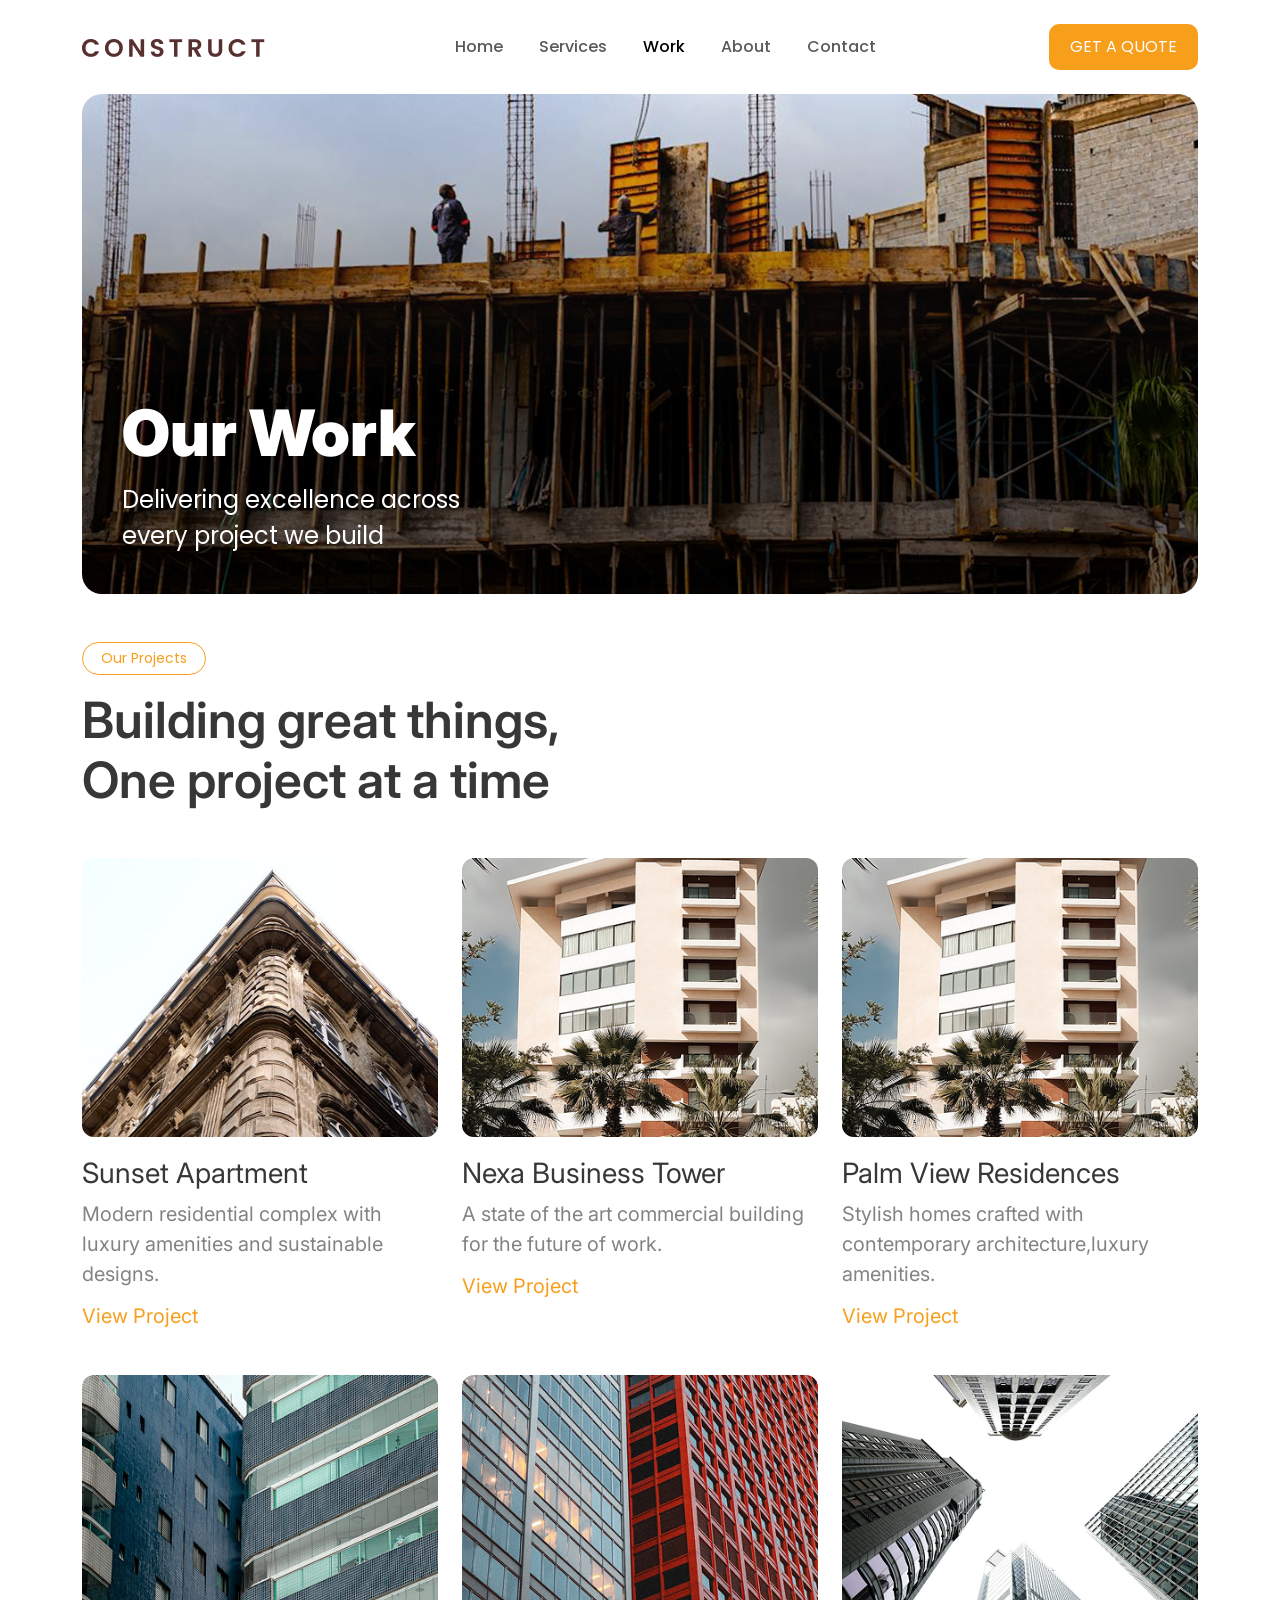
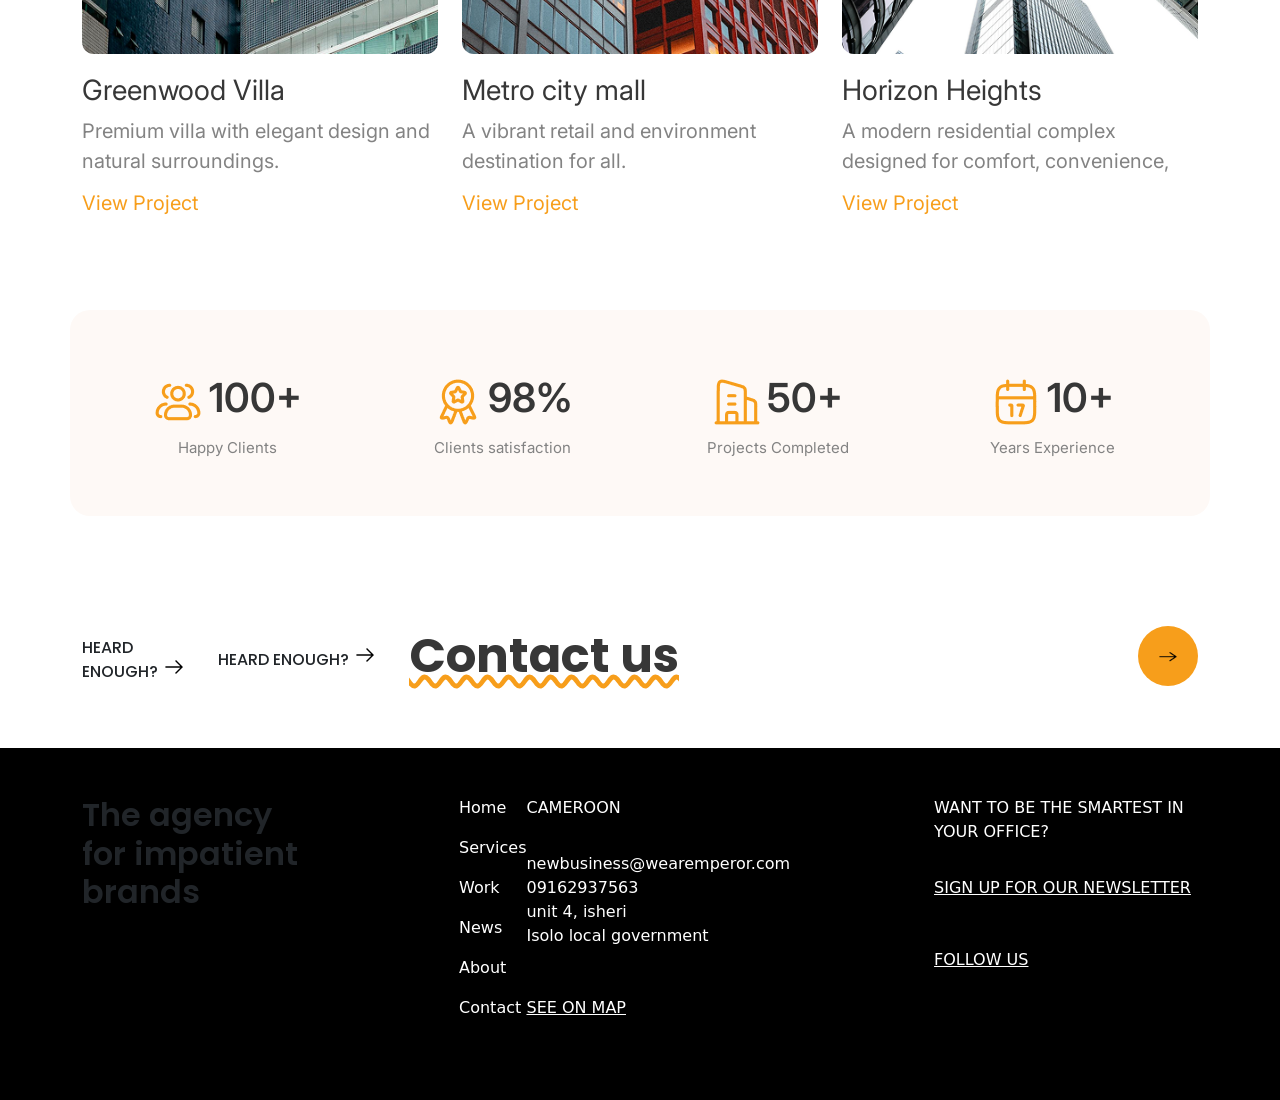
<file: work.html>
<!doctype html>
<html lang="en">
  <head>
    <meta charset="UTF-8" />
    <meta name="viewport" content="width=device-width, initial-scale=1.0" />
    <title>Work</title>
    <link rel="stylesheet" href="work.css" />
    <link
      href="https://cdn.jsdelivr.net/npm/bootstrap@5.3.8/dist/css/bootstrap.min.css"
      rel="stylesheet"
      integrity="sha384-sRIl4kxILFvY47J16cr9ZwB07vP4J8+LH7qKQnuqkuIAvNWLzeN8tE5YBujZqJLB"
      crossorigin="anonymous"
    />
  </head>
  <body>
    <!-- nav -->
    <nav class="navbar navbar-expand-lg py-4">
      <div class="container">
        <a class="navbar-brand" href="index.html">
          <img src="assests/CONSTRUCT.png" alt="nav logo" />
        </a>

        <button
          class="navbar-toggler"
          type="button"
          data-bs-toggle="collapse"
          data-bs-target="#navbarSupportedContent"
        >
          <span class="navbar-toggler-icon"></span>
        </button>

        <div class="collapse navbar-collapse" id="navbarSupportedContent">
          <ul class="navbar-nav mx-auto">
            <li class="nav-item">
              <a class="nav-link" href="index.html">Home</a>
            </li>
            <li class="nav-item">
              <a class="nav-link" href="services.html">Services</a>
            </li>
            <li class="nav-item">
              <a class="nav-link active" href="work.html">Work</a>
            </li>
            <li class="nav-item">
              <a class="nav-link" href="about.html">About</a>
            </li>
            <li class="nav-item">
              <a class="nav-link" href="contact.html">Contact</a>
            </li>
          </ul>

          <button class="sign-up-btn">GET A QUOTE</button>
        </div>
      </div>
    </nav>

    <!-- header -->
    <header>
      <section class="work-hero-section">
        <div class="container">
          <div class="work-hero-wrapper">
            <img
              src="assests/WhatsApp Image 2026-03-27 at 16.58.42 2.png"
              alt="construction site"
              class="work-hero-img"
            />
            <div class="work-hero-overlay">
              <h1 class="work-hero-title">Our Work</h1>
              <p class="work-hero-text">
                Delivering excellence across every project we build
              </p>
            </div>
          </div>
        </div>
      </section>
    </header>

    <!-- Main -->
    <main>
      <!-- Projects -->
      <section class="projects-section py-5">
        <div class="container">
          <span class="projects-badge">Our Projects</span>
          <h2 class="projects-title">
            Building great things,<br />One project at a time
          </h2>

          <div class="row g-4 mt-4">
            <div class="col-md-4">
              <div class="project-card">
                <img
                  src="assests/Frame 277 (8).png"
                  alt="Sunset Apartment"
                  class="project-img"
                />
                <h4 class="project-title">Sunset Apartment</h4>
                <p class="project-text">
                  Modern residential complex with luxury amenities and
                  sustainable designs.
                </p>
                <a href="#" class="view-project-link">View Project</a>
              </div>
            </div>

            <div class="col-md-4">
              <div class="project-card">
                <img
                  src="assests/Frame 281.png"
                  alt="Nexa Business Tower"
                  class="project-img"
                />
                <h4 class="project-title">Nexa Business Tower</h4>
                <p class="project-text">
                  A state of the art commercial building for the future of work.
                </p>
                <a href="#" class="view-project-link">View Project</a>
              </div>
            </div>

            <div class="col-md-4">
              <div class="project-card">
                <img
                  src="assests/Frame 281.png"
                  alt="Nexa Business Tower"
                  class="project-img"
                />
                <h4 class="project-title">Palm View Residences</h4>
                <p class="project-text">
                  Stylish homes crafted with contemporary architecture,luxury
                  amenities.
                </p>
                <a href="#" class="view-project-link">View Project</a>
              </div>
            </div>

            <div class="col-md-4">
              <div class="project-card">
                <img
                  src="assests/Frame 277 (9).png"
                  alt="Greenwood Villa"
                  class="project-img"
                />
                <h4 class="project-title">Greenwood Villa</h4>
                <p class="project-text">
                  Premium villa with elegant design and natural surroundings.
                </p>
                <a href="#" class="view-project-link">View Project</a>
              </div>
            </div>

            <div class="col-md-4">
              <div class="project-card">
                <img
                  src="assests/Frame 277 (10).png"
                  alt="Greenwood Villa"
                  class="project-img"
                />
                <h4 class="project-title">Metro city mall</h4>
                <p class="project-text">
                  A vibrant retail and environment destination for all.
                </p>
                <a href="#" class="view-project-link">View Project</a>
              </div>
            </div>

            <div class="col-md-4">
              <div class="project-card">
                <img
                  src="assests/Frame 277 (11).png"
                  alt="Greenwood Villa"
                  class="project-img"
                />
                <h4 class="project-title">Horizon Heights</h4>
                <p class="project-text">
                  A modern residential complex designed for comfort,
                  convenience,
                </p>
                <a href="#" class="view-project-link">View Project</a>
              </div>
            </div>
          </div>
        </div>
      </section>

      <!-- Stats -->
      <section class="stats-section py-5">
        <div class="container">
          <div class="stats-box row text-center g-4">
            <div class="col-6 col-md-3 stats-item">
              <img src="assests/user-group-03.png" alt="" class="stats-icon" />
              <h3 class="stats-number">100+</h3>
              <p class="stats-label">Happy Clients</p>
            </div>
            <div class="col-6 col-md-3 stats-item">
              <img src="assests/star-award-01.png" alt="" class="stats-icon" />
              <h3 class="stats-number">98%</h3>
              <p class="stats-label">Clients satisfaction</p>
            </div>
            <div class="col-6 col-md-3 stats-item">
              <img src="assests/building-03.png" alt="" class="stats-icon" />
              <h3 class="stats-number">50+</h3>
              <p class="stats-label">Projects Completed</p>
            </div>
            <div class="col-6 col-md-3 stats-item">
              <img src="assests/calendar-01.png" alt="" class="stats-icon" />
              <h3 class="stats-number">10+</h3>
              <p class="stats-label">Years Experience</p>
            </div>
          </div>
        </div>
      </section>

      <!-- Contact us CTA -->
      <section class="contact-cta-section py-5">
        <div
          class="container d-flex justify-content-between align-items-center"
        >
          <div class="cta-div">
            <p class="cta-p">HEARD 
             <br> ENOUGH? <img src="assests/si_hammer-line.png" alt=""></p>
            <p class="cta-p">HEARD ENOUGH? <img src="assests/si_hammer-line.png" alt=""></p>
            <h2 class="contact-cta-title">Contact us</h2>
          </div>
          <div class="d-flex align-items-center">
            <a href="contact.html" class="contact-cta-arrow-btn">
              <img src="assests/si_hammer-line.png" alt="" id="hammer-img"/>
            </a>
          </div>
        </div>
      </section>
    </main>
<footer>
<div class="footer-div container d-flex py-5">
  <div class="div-5">
  <div class="div-1">
  <h3>The agency for impatient brands</h3>    
  </div>

<div class="div-2">
  <p>Home</p>
  <p>Services</p>
  <p>Work</p>
  <p>News</p>
  <p>About</p>
  <p>Contact</p>
</div>
  </div>
<div class="div-6">
<div class="div-3">

<p>CAMEROON</p>
<p id="p-1">newbusiness@wearemperor.com <br>
09162937563 <br>
unit 4, isheri <br>
Isolo local government</p>
<p class="footer-p">SEE ON MAP</p>
</div>

<div class="div-4">
<p>WANT TO BE THE SMARTEST IN YOUR OFFICE?</p>
<p class="footer-p">SIGN UP FOR OUR NEWSLETTER</p>
<p class="footer-p">FOLLOW US</p>
</div>
</div>


</div>

    </footer>
    <script
      src="https://cdn.jsdelivr.net/npm/bootstrap@5.3.8/dist/js/bootstrap.bundle.min.js"
      integrity="sha384-FKyoEForCGlyvwx9Hj09JcYn3nv7wiPVlz7YYwJrWVcXK/BmnVDxM+D2scQbITxI"
      crossorigin="anonymous"
    ></script>
  </body>
</html>
</file>
<file: style.css>
@import url("https://fonts.googleapis.com/css2?family=Inter:ital,opsz,wght@0,14..32,100..900;1,14..32,100..900&display=swap");
@import url("https://fonts.googleapis.com/css2?family=Poppins:ital,wght@0,100;0,200;0,300;0,400;0,500;0,600;0,700;0,800;0,900;1,100;1,200;1,300;1,400;1,500;1,600;1,700;1,800;1,900&display=swap");

:root {
  --orange-color: #f79e1b;
  --text-mute: #838383;
  --mute-color: #fef9f6;
  --black-color: #373737;
  --white-color: #ffffff;
  --ff-poppins: "Poppins", sans-serif;
  --ff-inter: "Inter", sans-serif;
}

/* Navbar */
.navbar {
  font-family: var(--ff-poppins);
  font-weight: 500;
  font-size: 16px;
}
.nav-link {
  color: var(--black-color);
}

.sign-up-btn {
  background-color: var(--orange-color);
  border: none;
  color: var(--white-color);
  padding: 11px 21px;
  border-radius: 10px;
}
.navbar-nav {
  display: flex;
  gap: 20px;
}
.navbar-nav a:hover {
  color: var(--orange-color);
}

/* header-hero */
/* Section 1 */

.header-section-1 {
  min-height: 92vh;
  background-image: url("assests/Hero.png");
  background-size: cover;
  background-position: center;
  background-repeat: no-repeat;
  display: flex;
  flex-direction: column;
  justify-content: end;
  padding: 0 0 45px 0;
}

.header-section-1 h2 {
  color: white;
  font-size: 50px;
  font-family: var(--ff-poppins);
  font-weight: 600;
  padding-bottom: 1rem;
}

.header-section-1 p {
  color: white;
  font-family: var(--ff-poppins);
  width: 42rem;
}

.header-section-1 button {
  background-color: #f79e1b;
  color: white;
  width: 10rem;
  padding: 1rem;
  border-radius: 8px;
  border: none;
}

/* Main */
main {
  background-color: rgba(254, 249, 246, 1);
}

/* Section 1 */

.section-1 {
  display: flex;
  justify-content: space-between;
}

.section-1 .text-div {
  width: 418px;
}

.section-1 .card-div {
  display: flex;
  position: absolute;
  justify-content: space-between;
}

.section-1 .card-div .card {
  width: 365px;
  height: 234px;
}

.section-1 .card-div h3 {
  color: rgba(247, 158, 27, 1);
}

.section-1 .card-div h6 {
  font-weight: 700;
  font-style: 24px;
  font-family: var(--ff-inter);
  color: black;
}

.section-1 .card-div p {
  font-weight: 400;
  font-size: 16px;
  color: rgba(131, 131, 131, 1);
  font-family: var(--ff-inter);
}

.section-1 .card-div img {
  position: relative;
  left: -1.5rem;
  top: 2rem;
}

.section-1 h2 {
  font-size: 50px;
  font-weight: 600;
  font-family: var(--ff-poppins);
}

.section-1 p {
  font-size: 16px;
  font-weight: 500;
  font-family: var(--ff-inter);
}

.section-1 button {
  background-color: rgba(247, 158, 27, 1);
  color: white;
  padding: 11px 21px;
  border-radius: 10px;
  border: none;
}

.why-choose {
  background: var(--mute-color);
}

/* Left column */
.why-title {
  font-weight: 600;
  margin-bottom: 1rem;
  font-family: var(--ff-poppins);
  font-size: 47px;
}

.why-text {
  line-height: 1.6;
  margin-bottom: 1.5rem;
}

.view-more-btn {
  background: var(--orange-color);
  color: #fff;
  font-weight: 600;
  letter-spacing: 0.5px;
  padding: 0.65rem 1.5rem;
  border-radius: 6px;
  border: none;
}
.view-more-btn:hover {
  background: #e0951c;
  color: #fff;
}

/* Card */
.feature-card {
  position: relative;
  border-radius: 22px;
  padding: 2rem 1.75rem;
  box-shadow: 0 2px 6px rgba(0, 0, 0, 0.04);
  z-index: 1;
  background-color: white;
}

.card-hook {
  position: absolute;
  top: -28px;
  left: -28px;
  width: 70px;
  height: auto;
  z-index: -1;
  pointer-events: none;
}

.card-number {
  color: var(--orange-color);
  font-weight: 800;
  font-size: 1.75rem;
  margin-bottom: 1rem;
}

.card-title {
  font-weight: 700;
  margin-bottom: 1rem;
}

.card-text {
  color: var(--text-mute);
  font-size: 0.95rem;
  margin: 0;
  line-height: 1.5;
}

/* Services Tailored to you */

.services-section {
  background-color: rgba(249, 249, 249, 1);
}

.services-title {
  font-weight: 600;
  font-family: var(--ff-poppins);
  margin-bottom: 1rem;
  font-size: 50px;
}

.services-text {
  color: var(--text-mute);
  font-family: var(--ff-inter);
width: 546px;
  font-size: 16px;
}

.service-card {
  background-color: white;
  border-radius: 22px;
  padding: 2rem 1.75rem;
  height: 100%;
  text-align: left;
}

.service-card img {
    padding-bottom: 1rem;
}

.service-icon {
  background: #fff;
  width: 56px;
  height: 56px;
  border-radius: 50%;
  display: flex;
  align-items: center;
  justify-content: center;
  margin-bottom: 1.5rem;
}

.service-icon img {
  width: 26px;
  height: 26px;
}

.service-title {
  font-weight: 700;
  margin-bottom: 0.75rem;
}

.service-text {
  color: var(--text-mute);
  font-size: 0.95rem;
  line-height: 1.5;
  margin-bottom: 1rem;
}

.learn-more {
  color: var(--orange-color);
  font-weight: 600;
  text-decoration: underline;
}
.learn-more:hover {
  color: #e0951c;
}

/* Testimonials */

.testimonials-section {
  background: var(--mute-color);
}

.testimonials-title {
  font-weight: 800;
  font-family: var(--ff-poppins);
  margin-bottom: 1rem;
}

.testimonials-text {
  color: var(--text-mute);
  font-family: var(--ff-inter);
  margin-bottom: 2rem;
}

.testimonials-row {
  overflow-x: auto;
}

.testimonial-card {
  background: var(--black-color);
  border-radius: 16px;
  padding: 1.75rem;
  height: 100%;
  width: 120%;
}

.testimonial-header {
  display: flex;
  align-items: center;
  gap: 12px;
  margin-bottom: 1rem;
}

.testimonial-avatar {
  width: 48px;
  height: 48px;
  border-radius: 50%;
  object-fit: cover;
}

.testimonial-name {
  color: var(--white-color);
  font-weight: 600;
  margin-bottom: 0.25rem;
}

.testimonial-stars {
  color: var(--orange-color);
  font-size: 0.85rem;
}

.testimonial-text {
  color: #d9d9d9;
  font-size: 0.95rem;
  line-height: 1.5;
  margin: 0;
}

/* Contact us */

.contact-us-section {
  background: var(--white-color);
}

.heard-enough {
  color: var(--text-mute);
  font-weight: 600;
  letter-spacing: 0.5px;
  margin-bottom: 0.5rem;
}

.contact-title {
  font-weight: 800;
  font-family: var(--ff-poppins);
  text-decoration: underline;
  text-decoration-color: var(--orange-color);
  text-decoration-style: wavy;
}

.contact-arrow-btn {
  background: var(--orange-color);
  color: var(--white-color);
  width: 56px;
  height: 56px;
  border-radius: 50%;
  display: flex;
  align-items: center;
  justify-content: center;
  font-size: 1.25rem;
  text-decoration: none;
}


.contact-us-section img {
  padding-top: 0.5rem;
}

.cta-div {
  display: flex;
align-items: center;
gap: 1rem;
}

.heard-enough-div img{

}

/* Footer */
footer {
  background-color: black;
}

footer p, h3 {
  color: white;
}

.footer-div {
  display: flex;
  justify-content: space-between;
}

.footer-p {
  text-decoration: underline;
}

footer h3 {
  font-family: var(--ff-poppins);
  font-weight: 600;
  font-size: 32px;
  width: 233px;
}

.footer-p {
  padding: 1rem 0;
}

footer #p-1 {
  padding: 1rem 0;
}

footer .div-5, .div-6 {
display: flex;
gap: 9rem;
}

/* tablet screen */
@media (min-width: 768px) and (max-width: 991px) {
  /* Navbar */
  .navbar-nav {
    gap: 5px;
  }
  .navbar-nav a:hover {
    color: var(--black-color);
  }

  /* header-hero */

  .header-section-1 {
    min-height: 70vh;
    padding: 20px 0;
    justify-content: center;
  }
  .header-section-1 h2 {
    font-size: 50px;
    text-align: start;
  }

  .header-section-1 p {
    text-align: start;
    width: 100%;
    font-size: 20px;
  }

  .header-section-1 button {
    min-width: 100%;
    font-size: 20px;
  }
  /*  */
  .card-hook {
    width: 56px;
    top: -22px;
    left: -22px;
  }

  /* Contact us */
  .contact-title {
    font-size: 2rem;
  }

  .footer-div {
  gap: 1rem;
}

footer h3 {
  font-size: 24px;
}


footer .div-5, .div-6 {
display: flex;
gap: 8rem;
}

.footer-div {
  display: flex;
  flex-direction: column;
}
}

/* mobile screen */
@media (max-width: 768px) {
  /* Navbar */
  .navbar-nav {
    gap: 1px;
  }
  .navbar-nav a:hover {
    color: var(--black-color);
  }

  /* header-hero */

  .header-section-1 {
    min-height: 70vh;
    padding: 20px 0;
    justify-content: center;
  }

  .header-section-1 h2 {
    font-size: 35px;
    text-align: start;
  }

  .header-section-1 p {
    text-align: start;
    width: 100%;
  }

.header-section-1 button{
min-width: 100%;

}
/*  */
 .feature-card { padding: 1.5rem 1.25rem; }
  .card-hook {
    display: none;
  }

  /* Services */

  .services-title {
  font-weight: 600;
  font-family: var(--ff-poppins);
  margin-bottom: 1rem;
  font-size: 30px;
}

  .services-text {
    max-width: 100%;
  }

  /* Testimonials */
  .testimonials-row {
    flex-wrap: nowrap;
  }

  .testimonial-card {

  width: 100%;
}

  /* Contact us */
  .contact-us-section .container {
    flex-direction: column;
    align-items: flex-start;
    gap: 1.5rem;
  }
  .contact-title {
    font-size: 2rem;
  }
.cta-div {
  flex-direction: column;
 justify-content: center;
}
  .footer-div {
    display: flex;
    flex-direction: column;
  }

  footer h3 {
  width: 100%;
}

.footer-div {

}

footer .div-5, .div-6 {
display: flex;
flex-direction: column;
}

.footer-div {
  display: flex;
  flex-direction: column;
}

footer .div-5, .div-6 {
display: flex;
gap: 0em;
}
}
</file>
<file: about.css>
@import url("https://fonts.googleapis.com/css2?family=Inter:ital,opsz,wght@0,14..32,100..900;1,14..32,100..900&display=swap");
@import url("https://fonts.googleapis.com/css2?family=Poppins:ital,wght@0,100;0,200;0,300;0,400;0,500;0,600;0,700;0,800;0,900;1,100;1,200;1,300;1,400;1,500;1,600;1,700;1,800;1,900&display=swap");

:root {
  --orange-color: #f79e1b;
  --text-mute: #838383;
  --mute-color: #fef9f6;
  --black-color: #373737;
  --white-color: #ffffff;
  --ff-poppins: "Poppins", sans-serif;
  --ff-inter: "Inter", sans-serif;
}

/* Navbar */
.navbar {
  font-family: var(--ff-poppins);
  font-weight: 500;
  font-size: 16px;
}
.nav-link {
  color: var(--black-color);
}

.sign-up-btn {
  background-color: var(--orange-color);
  border: none;
  color: var(--white-color);
  padding: 11px 21px;
  border-radius: 10px;
}
.navbar-nav {
  display: flex;
  gap: 20px;
}
.navbar-nav a:hover {
  color: var(--orange-color);
}

/* About header */
.about-hero-title {
  font-family: var(--ff-poppins);
  font-weight: 700;
  font-size: 48px;
  color: var(--black-color);
}
.about-hero-text {
  font-family: var(--ff-inter);
  color: var(--text-mute);
  max-width: 550px;
  font-size: 16px;
}
.about-hero-img {
  width: 100%;
  border-radius: 20px;
  object-fit: cover;
}

/* History */
.history-badge {
  display: inline-block;
  font-family: var(--ff-poppins);
  font-size: 14px;
  color: var(--orange-color);
  border: 1px solid var(--orange-color);
  border-radius: 20px;
  padding: 5px 18px;
  margin-bottom: 15px;
}
.history-title {
  font-family: var(--ff-inter);
  font-weight: 600;
  font-size: 50px;
  color: black;
  margin-bottom: 20px;
}

.history-text {
  font-family: var(--ff-inter);
  color: var(--text-mute);
  width: 951px;
  font-size: 18px;
}

.history-div {
  position: relative;
}

.history-div img {
left: -0.5rem;
top: -1.25rem;
position: absolute;
z-index: 2;
}

.value-card {
  position: relative;
  background-color: var(--white-color);
  border: 1px solid #ececec;
  border-radius: 15px;
  padding: 40px 25px 25px;
  text-align: left;
  height: 100%;
}
.value-card-title {
  font-family: var(--ff-poppins);
  font-weight: 600;
  font-size: 20px;
  color: var(--black-color);
  margin-bottom: 12px;
}

.value-card-text {
  font-family: var(--ff-inter);
  color: var(--text-mute);
  font-size: 15px;
}

/* Stats */
.stats-box {
  background-color: var(--mute-color);
  border-radius: 20px;
  padding: 40px 20px;
}
.stats-icon {
  width: 50px;
  height: 50px;
  margin-bottom: 1rem;
}

.stats-number {
  font-family: var(--ff-inter);
  font-weight: 600;
  font-size: 40px;
  color: var(--black-color);
  display: inline-block;
}

#stats-h3 {
  font-size: 39px;
}
.stats-label {
  font-family: var(--ff-inter);
  color: var(--text-mute);
  font-size: 15px;
}

/* Team */
.team-section {
  background-color: rgba(254, 249, 246, 1);
}
.team-title {
  font-family: var(--ff-poppins);
  font-weight: 700;
  font-size: 40px;
  color: var(--black-color);
}
.team-text {
  font-family: var(--ff-inter);
  color: var(--text-mute);
  max-width: 750px;
  font-size: 16px;
  margin-bottom: 10px;
}
.team-card {
  text-align: left;
}
.team-img {
  width: 100%;
  aspect-ratio: 1 / 1;
  object-fit: cover;
  border-radius: 12px;
  margin-bottom: 15px;
}
.team-name {
  font-family: var(--ff-inter);
  font-weight: 400;
  font-size: 28px;
  color: var(--black-color);
  margin-bottom: 2px;
}
.team-role {
  font-family: var(--ff-inter);
  color: var(--text-mute);
  font-size: 14px;
}

/* Footer */
footer {
  background-color: black;
}

footer p, h3 {
  color: white;
}

.footer-div {
  display: flex;
  justify-content: space-between;
}

.footer-p {
  text-decoration: underline;
}

footer h3 {
  font-family: var(--ff-poppins);
  font-weight: 600;
  font-size: 32px;
  width: 233px;
}

.footer-p {
  padding: 1rem 0;
}

footer #p-1 {
  padding: 1rem 0;
}

footer .div-5, .div-6 {
display: flex;
gap: 9rem;
}

/* tablet screen */
@media (min-width: 768px) and (max-width: 991px) {
  /* Navbar */
  .navbar-nav {
    gap: 5px;
  }
  .navbar-nav a:hover {
    color: var(--black-color);
  }

  .about-hero-title {
    font-size: 36px;
  }
  .history-title,
  .team-title {
    font-size: 32px;
  }

    .history-text {
width: 100%;
font-size: 16px;
  }
    .footer-div {
  gap: 1rem;
}

footer h3 {
  font-size: 24px;
}


footer .div-5, .div-6 {
display: flex;
gap: 8rem;
}

.footer-div {
  display: flex;
  flex-direction: column;
}
}

/* mobile screen */
@media (max-width: 768px) {
  /* Navbar */
  .navbar-nav {
    gap: 1px;
  }
  .navbar-nav a:hover {
    color: var(--black-color);
  }

  .about-hero-title {
    font-size: 28px;
  }


  .history-title,
  .team-title {
    font-size: 26px;
  }

.history-text {
  width: 100%;
}

  .value-card {
    text-align: center;
  }
  .history-div img {
display: none;
}
  .footer-div {
    display: flex;
    flex-direction: column;
  }

  footer h3 {
  width: 100%;
}

.footer-div {

}

footer .div-5, .div-6 {
display: flex;
flex-direction: column;
}

.footer-div {
  display: flex;
  flex-direction: column;
}

footer .div-5, .div-6 {
display: flex;
gap: 0em;
}
}
</file>
<file: contact.css>
@import url("https://fonts.googleapis.com/css2?family=Inter:ital,opsz,wght@0,14..32,100..900;1,14..32,100..900&display=swap");
@import url("https://fonts.googleapis.com/css2?family=Poppins:ital,wght@0,100;0,200;0,300;0,400;0,500;0,600;0,700;0,800;0,900;1,100;1,200;1,300;1,400;1,500;1,600;1,700;1,800;1,900&display=swap");

:root {
  --orange-color: #f79e1b;
  --text-mute: #838383;
  --mute-color: #fef9f6;
  --black-color: #373737;
  --white-color: #ffffff;
  --ff-poppins: "Poppins", sans-serif;
  --ff-inter: "Inter", sans-serif;
}

/* Navbar */
.navbar {
  font-family: var(--ff-poppins);
  font-weight: 500;
  font-size: 16px;
}
.nav-link {
  color: var(--black-color);
}
.nav-link.active {
  color: var(--orange-color);
}

.sign-up-btn {
  background-color: var(--orange-color);
  border: none;
  color: var(--white-color);
  padding: 11px 21px;
  border-radius: 10px;
}
.navbar-nav {
  display: flex;
  gap: 20px;
}
.navbar-nav a:hover {
  color: var(--orange-color);
}

/* Contact hero */
.contact-hero-title {
  font-family: var(--ff-inter);
  font-weight: 600;
  font-size: 50px;
  color: var(--black-color);
  margin-bottom: 20px;
  width: 525px;
}
.contact-hero-text {
  font-family: var(--ff-inter);
  color: var(--text-mute);
  font-size: 16px;
  max-width: 480px;
  margin-bottom: 30px;

}

.contact-info-card {
  display: flex;
  align-items: center;
  gap: 15px;
background-color: rgba(249, 249, 249, 1);
  border: 1px solid #ececec;
  border-radius: 15px;
  padding: 18px 20px;
  margin-bottom: 20px;
  max-width: 400px;
}
.contact-info-icon {
  display: flex;
  align-items: center;
  justify-content: center;
  width: 45px;
  height: 45px;
  background-color: var(--mute-color);
  border-radius: 10px;
  flex-shrink: 0;
}
.contact-info-icon img {
  width: 20px;
  height: 20px;
}
.contact-info-label {
  font-family: var(--ff-inter);
  color: var(--text-mute);
  font-size: 15px;
  margin-bottom: 2px;
}
.contact-info-value {
  font-family: var(--ff-poppins);
  font-weight: 600;
  color: var(--black-color);
  font-size: 15px;
  margin-bottom: 0;
}

/* Contact form */
.contact-form {
  background-color: rgba(249, 249, 249, 1);
  border: 1px solid rgba(204, 204, 204, 1);
  border-radius: 20px;
  padding: 35px;
}
.contact-form .form-label {
  font-family: var(--ff-inter);
  color: var(--black-color);
  font-size: 15px;
  margin-bottom: 8px;
}
.contact-form .form-control {
  font-family: var(--ff-inter);
  border: 1px solid #ececec;
  border-radius: 10px;
  padding: 12px 15px;
  font-size: 15px;
}
.contact-form .form-control:focus {
  box-shadow: none;
  border-color: var(--orange-color);
}
.send-message-btn {
  width: 100%;
  background-color: var(--orange-color);
  border: none;
  color: var(--white-color);
  font-family: var(--ff-poppins);
  font-weight: 500;
  font-size: 16px;
  padding: 14px;
  border-radius: 10px;
}
.send-message-btn:hover {
  opacity: 0.9;
}

/* Visit us */
.visit-us-section {
  background-color: rgba(249, 249, 249, 1);
  margin: 4rem;
  border-radius: 3rem;
}

.visit-us-section img {
    border-top-right-radius: 3rem;
    border-bottom-right-radius: 3rem;
}

.visit-us-content {
  padding: 60px;
  height: 100%;
}
.visit-us-title {
  font-family: var(--ff-poppins);
  font-weight: 700;
  font-size: 40px;
  color: var(--black-color);
  margin-bottom: 15px;
}
.visit-us-text {
  font-family: var(--ff-inter);
  color: var(--text-mute);
  font-size: 16px;
  max-width: 420px;
  margin-bottom: 25px;
}

.visit-us-section .col-lg-6 > img {
  width: 100%;
  height: 100%;
  min-height: 400px;
  object-fit: cover;
  display: block;
}


.visit-us-1 {
    z-index: 2;
}

.visit-us-2 {
    z-index: 1;
}

/* Footer */
footer {
  background-color: black;
}

footer p, h3 {
  color: white;
}

.footer-div {
  display: flex;
  justify-content: space-between;
}

.footer-p {
  text-decoration: underline;
}

footer h3 {
  font-family: var(--ff-poppins);
  font-weight: 600;
  font-size: 32px;
  width: 233px;
}

.footer-p {
  padding: 1rem 0;
}

footer #p-1 {
  padding: 1rem 0;
}

footer .div-5, .div-6 {
display: flex;
gap: 9rem;
}

/* tablet screen */
@media (min-width: 768px) and (max-width: 991px) {
  /* Navbar */
  .navbar-nav {
    gap: 5px;
  }
  .navbar-nav a:hover {
    color: var(--black-color);
  }

  .contact-hero-title {
    font-size: 34px;
  }
  .contact-hero-text,
  .contact-info-card {
    max-width: 100%;
  }
  .visit-us-content {
    padding: 40px;
  }
  .visit-us-title {
    font-size: 32px;
  }
  .visit-us-section .col-lg-6 > img {
    min-height: 300px;
  }

  .visit-us-section {
  background-color: rgba(249, 249, 249, 1);
  margin: 5rem;
  border-radius: 3rem;
}

.visit-us-section img {
    border-top-right-radius: 0;
    border-bottom-right-radius: 3rem;
    border-bottom-left-radius: 3rem;
}
  .footer-div {
  gap: 1rem;
}

footer h3 {
  font-size: 24px;
}


footer .div-5, .div-6 {
display: flex;
gap: 8rem;
}

.footer-div {
  display: flex;
  flex-direction: column;
}
}

/* mobile screen */
@media (max-width: 768px) {
  /* Navbar */
  .navbar-nav {
    gap: 1px;
  }
  .navbar-nav a:hover {
    color: var(--black-color);
  }


  main {
    overflow-x: hidden;
  }
/* Contact hero */
main {
    overflow-x: hidden;
}
.contact-hero-title {
width: 350px;
    font-size: 36px;
    text-align: center;
}
  .contact-hero-text,
  .contact-info-card {
    max-width: 100%;
    text-align: center;
  }
  .contact-form {
    padding: 25px;
  }
  .visit-us-content {
    padding: 30px 20px;
  }
  .visit-us-title {
    font-size: 27px;
  }
  .visit-us-text {
    max-width: 100%;
  }
  .visit-us-section .col-lg-6 > img {
    min-height: 250px;
  }

  /* Visit us */
.visit-us-section {
  background-color: rgba(249, 249, 249, 1);
  margin: 0;
  border-radius: 0;
flex-direction: column;
}

.visit-us-section img {
    border-top-right-radius: 0;
    border-bottom-right-radius: 0;
    
}
  .footer-div {
    display: flex;
    flex-direction: column;
  }

  footer h3 {
  width: 100%;
}

.footer-div {

}

footer .div-5, .div-6 {
display: flex;
flex-direction: column;
}

.footer-div {
  display: flex;
  flex-direction: column;
}

footer .div-5, .div-6 {
display: flex;
gap: 0em;
}
}
</file>
<file: services.css>
@import url("https://fonts.googleapis.com/css2?family=Inter:ital,opsz,wght@0,14..32,100..900;1,14..32,100..900&display=swap");
@import url("https://fonts.googleapis.com/css2?family=Poppins:ital,wght@0,100;0,200;0,300;0,400;0,500;0,600;0,700;0,800;0,900;1,100;1,200;1,300;1,400;1,500;1,600;1,700;1,800;1,900&display=swap");
@import url("https://fonts.googleapis.com/css2?family=Mona+Sans:ital,wght@0,200..900;1,200..900&display=swap");

:root {
  --orange-color: #f79e1b;
  --black-color: #373737;
  --white-color: #ffffff;
  --light-grey:#838383;
  --dark-color:#000000;
  --ff-poppins: "Poppins", sans-serif;
  --ff-inter: "Inter", sans-serif;
  --ff-mona-sans: "Mona Sans", sans-serif;
  --text-5xl: 4rem; /* 64px */
  --text-4xl: 3.5rem; /* 55px */
  --text-3xl: 2rem; /* 32px */
  --text-2xl: 1.875rem; /* 30px */
  --text-xl: 1.5rem; /* 24px */
  --text-lg: 1.25rem; /* 20px */
  --text-md: 1.125rem; /* 18px */
  --text-base: 1rem; /* 16px */
}

/* Navbar */
.navbar {
  font-family: var(--ff-poppins);
  font-weight: 500;
  font-size: 16px;
}
.nav-link {
  color: var(--black-color);
}

.sign-up-btn {
  background-color: var(--orange-color);
  border: none;
  color: var(--white-color);
  padding: 11px 21px;
  border-radius: 10px;
}
.navbar-nav {
  display: flex;
  gap: 20px;
}
.navbar-nav a:hover {
  color: var(--orange-color);
}
/* header */
header {
  background:
    /* linear-gradient(
      rgba(47, 45, 45, 0),
      rgba(0, 0, 0, 1)
    ), */ url("assests/services-hero-img.png");

  min-height: 80vh;
  background-size: cover;
  background-position: center;
  background-repeat: no-repeat;
  display: flex;
  flex-direction: column;
  justify-content: end;
  border-radius: 22px;
  /* margin: 40px 0; */
  color: var(--white-color);
  width: 100%;
  max-width: 1390px;
  margin-inline: auto;
  padding-inline: 0.75rem;
}
header > div {
  padding-bottom: 45px;
}
header h2 {
  font-size: var(--text-5xl);
  font-family: var(--ff-mona-sans);
  font-weight: 900;
}
header p {
  font-size: var(--text-xl);
  font-family: var(--ff-poppins);
  font-weight: 400;
  max-width: 50%;
  padding-top: 20px;
}
/* main - section-1 */
.img-div img{
    border-radius: 20px;
}
.text-div{
    font-family: var(--ff-inter);
}
.text-div h3{
    font-size: var(--text-2xl);
    font-weight: 600;
    color: var(--black-color);
  }
  .text-div p{
    font-weight: 400;
    font-size: var(--text-md);
    color: var(--light-grey);
  }
  /* section-4 */
  .div-1a{
    word-wrap: break-word;
    max-width: 100%;
    border-bottom: 1px solid #C5C5C5;
    margin-bottom: 15px;
    /* border: 4px solid red; */
  }
  .div-1a p:first-child{
    font-family: var(--ff-inter);
    font-weight: 400;
    color: var(--orange-color);
    font-size: 0.875rem;
    border: 1px solid #D9D9D9;
    padding: 2px 8px;
    max-width: 20%;
    border-radius: 17px;
    text-align: center;  
  }
  .div-1a h1{
  padding: 10px 0;
  color: var(--dark-color);
  font-weight: 800;
  font-size: var(--text-4xl);
  font-family: var(--ff-inter);
  max-width: 80%;
  /* border: 2px solid red; */
}
.div-1a p:last-child{
  /* border: 2px solid red; */
  font-family: var(--ff-inter);
  font-weight: 500;
  color: var(--light-grey);
  font-size: var(--text-lg);
}
.div-1b {
  font-family: var(--ff-inter);
  display: flex;
  flex-direction: column;
  gap: 10px;
}
.div-1b h2{
  font-weight: 500;
  color: var(--dark-color);
  font-size: var(--text-2xl);
}
.div-1b p{
  font-weight: 400;
  color: #6B6B6B;
  font-size: var(--text-md);
}

.div-2 p{
  color: #929292;
  font-size: var(--text-lg);
  padding-right: 100px;
}
/* footer */
footer{
  background-color: var(--dark-color);
  color: var(--white-color);
}
footer section{
  font-family: var(--ff-poppins);
  /* min-height: 100%; */
  min-height: 354px;
}

footer section > h2{
  font-weight: 600;
  font-size: var(--text-3xl);
  /* max-width: 20%; */
  line-height: 1.7;
}
.footer-ul {
  list-style: none;
  /* max-width: 100%; */
  display: flex;
  /* align-items: center; */
  flex-direction: column;
  gap: 15px;
  /* padding-right: 30px; */
}
.footer-ul a{
    color: var(--white-color);
  font-weight: 500;
  font-size: var(--text-base);
}
.footer-location{
  /* max-width: 10%; */
  font-size: var(--text-base);
  font-weight: 500;
}
@media(max-width:1280px){
  header{
          border-radius: 0;

    }
    /* section-4 */
  .div-1a p:first-child{
    min-width: 34%; 
  }
    .div-1a h1{
  font-size: var(--text-3xl);
  max-width: 100%;
  }
  
}

/* tablet screen */
@media (min-width: 768px) and (max-width: 991.98px) {
  /* Navbar */
  .navbar-nav {
    gap: 5px;
  }
  .navbar-nav a:hover {
    color: var(--black-color);
  }
  /* header */
  header {
    border-radius: 0;
    justify-content: center;
    min-height: 70vh;
    padding-inline: 0;
  }
  header > div {
    padding-bottom: 45px;
  }
  header h2 {
    font-size: var(--text-4xl);
    font-family: var(--ff-mona-sans);
  }
  header p {
    font-size: var(--text-3xl);
    max-width: 100%;
  }
  /* main - section-1 */
  .img-div img{
    border-radius: 10px;
  }
  .text-div h3{
    padding-top: 30px;
  }
  /* section-4 */
  .div-1a p:first-child{
    font-size: var(--text-md);
    min-width: 30%; 
  }
  .div-1a h1{
  font-size: var(--text-3xl);
  max-width: 100%;
  }
  .div-2 p{
    font-size: var(--text-2xl);
    padding: 0;
  }
  .div-2{
    border: 2px solid red;
  }
  .div-2 img{
    min-width: 100%;
    padding: 0;
  }
}

/* mobile screen */
@media (max-width: 767.98px) {
  /* Navbar */
  .navbar-nav {
    gap: 1px;
  }
  .navbar-nav a:hover {
    color: var(--black-color);
  }
  /* header */
  header {
    border-radius: 0;
    justify-content: center;
    min-height: 70vh;
    padding-inline: 0;
  }
  header > div {
    padding-bottom: 45px;
  }
  header h2 {
    font-size: var(--text-3xl);
    font-family: var(--ff-mona-sans);
  }
  header p {
    font-size: var(--text-lg);
    max-width: 100%;
  }

  /* main - section-1 */
.img-div img{
    border-radius: 10px;
}
.text-div h3{
    padding-top: 30px;
}
 /* section-4 */
  .div-1a p:first-child{
    min-width: 50%; 
  }
  .div-1a h1{
  font-size: var(--text-2xl);
  max-width: 100%;
  }
  .div-1a p:last-child{
    /* border: 2px solid red; */
    font-size: var(--text-md);
  }
  .div-1b h2{
    font-weight: 400;
    font-size: var(--text-xl);
  }
  .div-1b p{
    font-weight: 400;
    color: #6B6B6B;
    font-size: var(--text-md);
  }
  .div-2 p{
    font-size: var(--text-md);
    padding: 0;
  }
  .div-2{
    /* border: 2px solid red; */
  }
  .div-2 img{
    /* min-width: 100%; */
    /* padding: 0; */
  }
.div-2{
    /* border: 2px solid red; */
  }

}
</file>
<file: work.css>
@import url("https://fonts.googleapis.com/css2?family=Inter:ital,opsz,wght@0,14..32,100..900;1,14..32,100..900&display=swap");
@import url("https://fonts.googleapis.com/css2?family=Poppins:ital,wght@0,100;0,200;0,300;0,400;0,500;0,600;0,700;0,800;0,900;1,100;1,200;1,300;1,400;1,500;1,600;1,700;1,800;1,900&display=swap");

html, body {
  max-width: 100%;
  overflow-x: hidden;
}

:root {
  --orange-color: #f79e1b;
  --text-mute: #838383;
  --mute-color: #fef9f6;
  --black-color: #373737;
  --white-color: #ffffff;
  --ff-poppins: "Poppins", sans-serif;
  --ff-inter: "Inter", sans-serif;
}

/* Navbar */
.navbar {
  font-family: var(--ff-poppins);
  font-weight: 500;
  font-size: 16px;
}
.nav-link {
  color: var(--black-color);
}
.nav-link.active {
  color: var(--orange-color);
}

.sign-up-btn {
  background-color: var(--orange-color);
  border: none;
  color: var(--white-color);
  padding: 11px 21px;
  border-radius: 10px;
}
.navbar-nav {
  display: flex;
  gap: 20px;
}
.navbar-nav a:hover {
  color: var(--orange-color);
}

/* Work hero */
.work-hero-wrapper {
  position: relative;
  border-radius: 20px;
  overflow: hidden;
}
.work-hero-img {
  width: 100%;
  height: 500px;
  object-fit: cover;
  display: block;
}
.work-hero-overlay {
  position: absolute;
  bottom: 0;
  left: 0;
  width: 100%;
  padding: 40px;
}
.work-hero-title {
  font-family: var(--ff-inter);
  font-weight: 900;
  font-size: 64px;
  color: var(--white-color);
  margin-bottom: 10px;
}
.work-hero-text {
  font-family: var(--ff-poppins);
  color: var(--white-color);
  font-size: 24px;
  max-width: 400px;
  margin-bottom: 0;
}

/* Projects */
.projects-badge {
  display: inline-block;
  font-family: var(--ff-poppins);
  font-size: 14px;
  color: var(--orange-color);
  border: 1px solid var(--orange-color);
  border-radius: 20px;
  padding: 5px 18px;
  margin-bottom: 15px;
}
.projects-title {
  font-family: var(--ff-inter);
  font-weight: 600;
  font-size: 50px;
  color: var(--black-color);
}

.project-card {
  text-align: left;
  margin-bottom: 20px;
}

.project-card h4 {

}

.project-img {
  width: 100%;
  aspect-ratio: 399 / 313;
  object-fit: cover;
  border-radius: 12px;
  margin-bottom: 20px;
  display: block;
}
.project-title {
  font-family: var(--ff-inter);
  font-weight: 400;
  font-size: 28px;
  color: var(--black-color);
  margin-bottom: 8px;
}
.project-text {
  font-family: var(--ff-inter);
  color: var(--text-mute);
  font-size: 20px;
  margin-bottom: 12px;
  font-weight: 400;
}
.view-project-link {
  font-family: var(--ff-inter);
  font-weight: 400;
  font-size: 20px;
  color: var(--orange-color);
  text-decoration: none;
}

.view-project-link:hover {
  text-decoration: underline;
}

/* Stats */
.stats-box {
  background-color: var(--mute-color);
  border-radius: 20px;
  padding: 40px 20px;
}
.stats-icon {
  width: 50px;
  height: 50px;
  margin-bottom: 10px;
}
.stats-number {
  font-family: var(--ff-inter);
  font-weight: 600;
  font-size: 40px;
  color: var(--black-color);
  display: inline-block;
}
.stats-label {
  font-family: var(--ff-inter);
  color: var(--text-mute);
  font-size: 15px;
}

/* Contact us CTA */
.heard-enough {
  font-family: var(--ff-poppins);
  font-weight: 600;
  font-size: 14px;
  letter-spacing: 1px;
  color: var(--text-mute);
  margin-bottom: 10px;
}
.contact-cta-title {
  font-family: var(--ff-poppins);
  font-weight: 700;
  font-size: 48px;
  color: var(--black-color);
  text-decoration: underline;
  text-decoration-style: wavy;
  text-decoration-color: var(--orange-color);
  margin-bottom: 0;
}
.contact-cta-arrow-btn {
  display: flex;
  align-items: center;
  justify-content: center;
  width: 60px;
  height: 60px;
  background-color: var(--orange-color);
  border-radius: 50%;
}
.contact-cta-arrow-btn img {
  width: 24px;
  height: 24px;
}

.cta-div {
  display: flex;
  align-items: center;
}

.cta-div p {
  padding: 1.5rem 2rem 0 0;
  font-family: var(--ff-poppins);
  font-weight: 500;
  font-style: 16px;
}

#hammer-img {
padding-top: 0.4rem;
}

#hammer-img {
padding-top: 0.5rem;
}

/* Footer */
footer {
  background-color: black;
}

footer p, h3 {
  color: white;
}

.footer-div {
  display: flex;
  justify-content: space-between;
}

.footer-p {
  text-decoration: underline;
}

footer h3 {
  font-family: var(--ff-poppins);
  font-weight: 600;
  font-size: 32px;
  width: 233px;
}

.footer-p {
  padding: 1rem 0;
}

footer #p-1 {
  padding: 1rem 0;
}

footer .div-5, .div-6 {
display: flex;
gap: 9rem;
}

/* tablet screen */
@media (min-width: 768px) and (max-width: 991px) {
  /* Navbar */
  .navbar-nav {
    gap: 5px;
  }
  .navbar-nav a:hover {
    color: var(--black-color);
  }

  .work-hero-img {
    height: 400px;
  }
  .work-hero-title {
    font-size: 36px;
  }
  .projects-title {
    font-size: 32px;
  }
  .contact-cta-title {
    font-size: 36px;
  }
    .footer-div {
  gap: 1rem;
}

footer h3 {
  font-size: 24px;
}


footer .div-5, .div-6 {
display: flex;
gap: 8rem;
}

.footer-div {
  display: flex;
  flex-direction: column;
}
}

/* mobile screen */
@media (max-width: 768px) {
  /* Navbar */
  .navbar-nav {
    gap: 1px;
  }
  .navbar-nav a:hover {
    color: var(--black-color);
  }

  .work-hero-img {
    height: 320px;
  }
  .work-hero-title {
    font-size: 28px;
  }
  .work-hero-overlay {
    padding: 25px;
  }
  .projects-title {
    font-size: 26px;
  }
  .project-card {
    margin-bottom: 35px;
  }
  .contact-cta-section .container {
    flex-direction: column;
    align-items: flex-start;
    gap: 20px;
  }
  .contact-cta-title {
    font-size: 30px;
  }

  .cta-div {
  display: flex;
flex-direction: column;
text-align: center;
}
  .footer-div {
    display: flex;
    flex-direction: column;
  }

  footer h3 {
  width: 100%;
}

.footer-div {

}

footer .div-5, .div-6 {
display: flex;
flex-direction: column;
}

.footer-div {
  display: flex;
  flex-direction: column;
}

footer .div-5, .div-6 {
display: flex;
gap: 0em;
}
}
</file>
